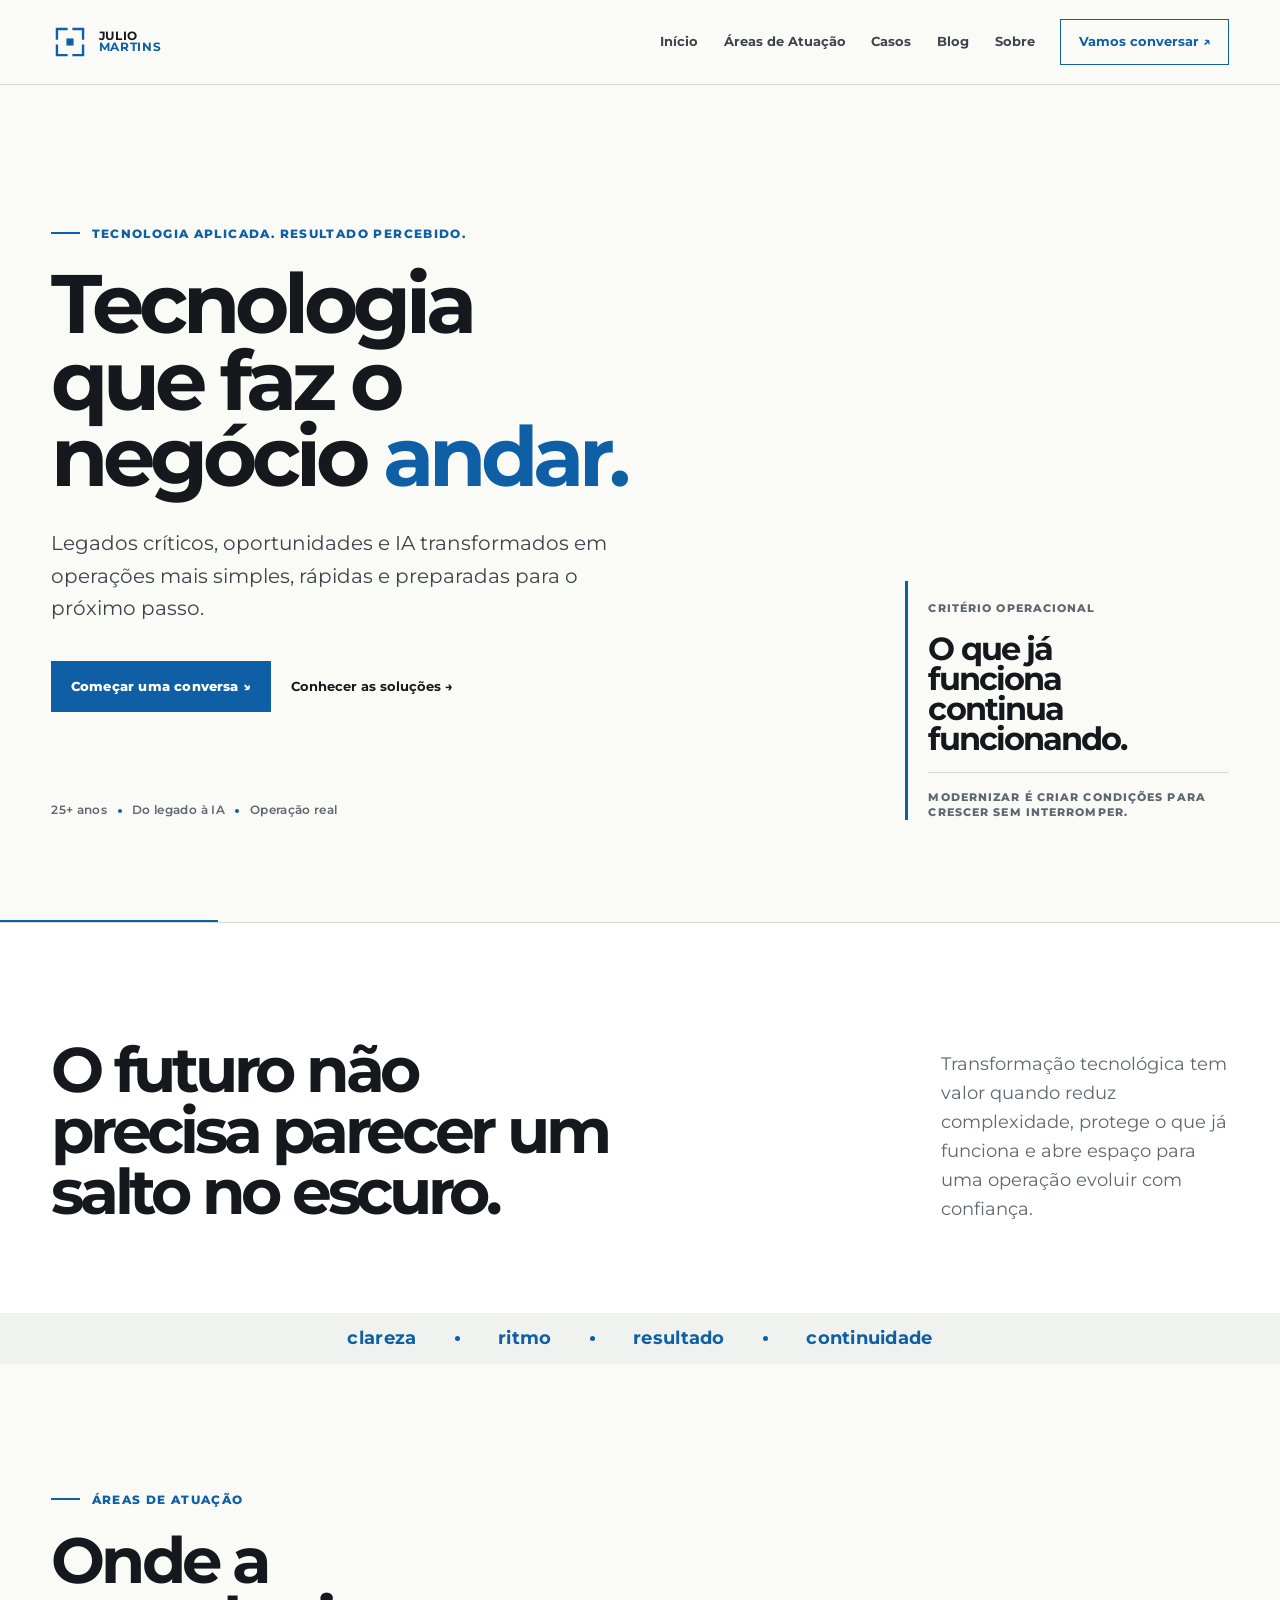
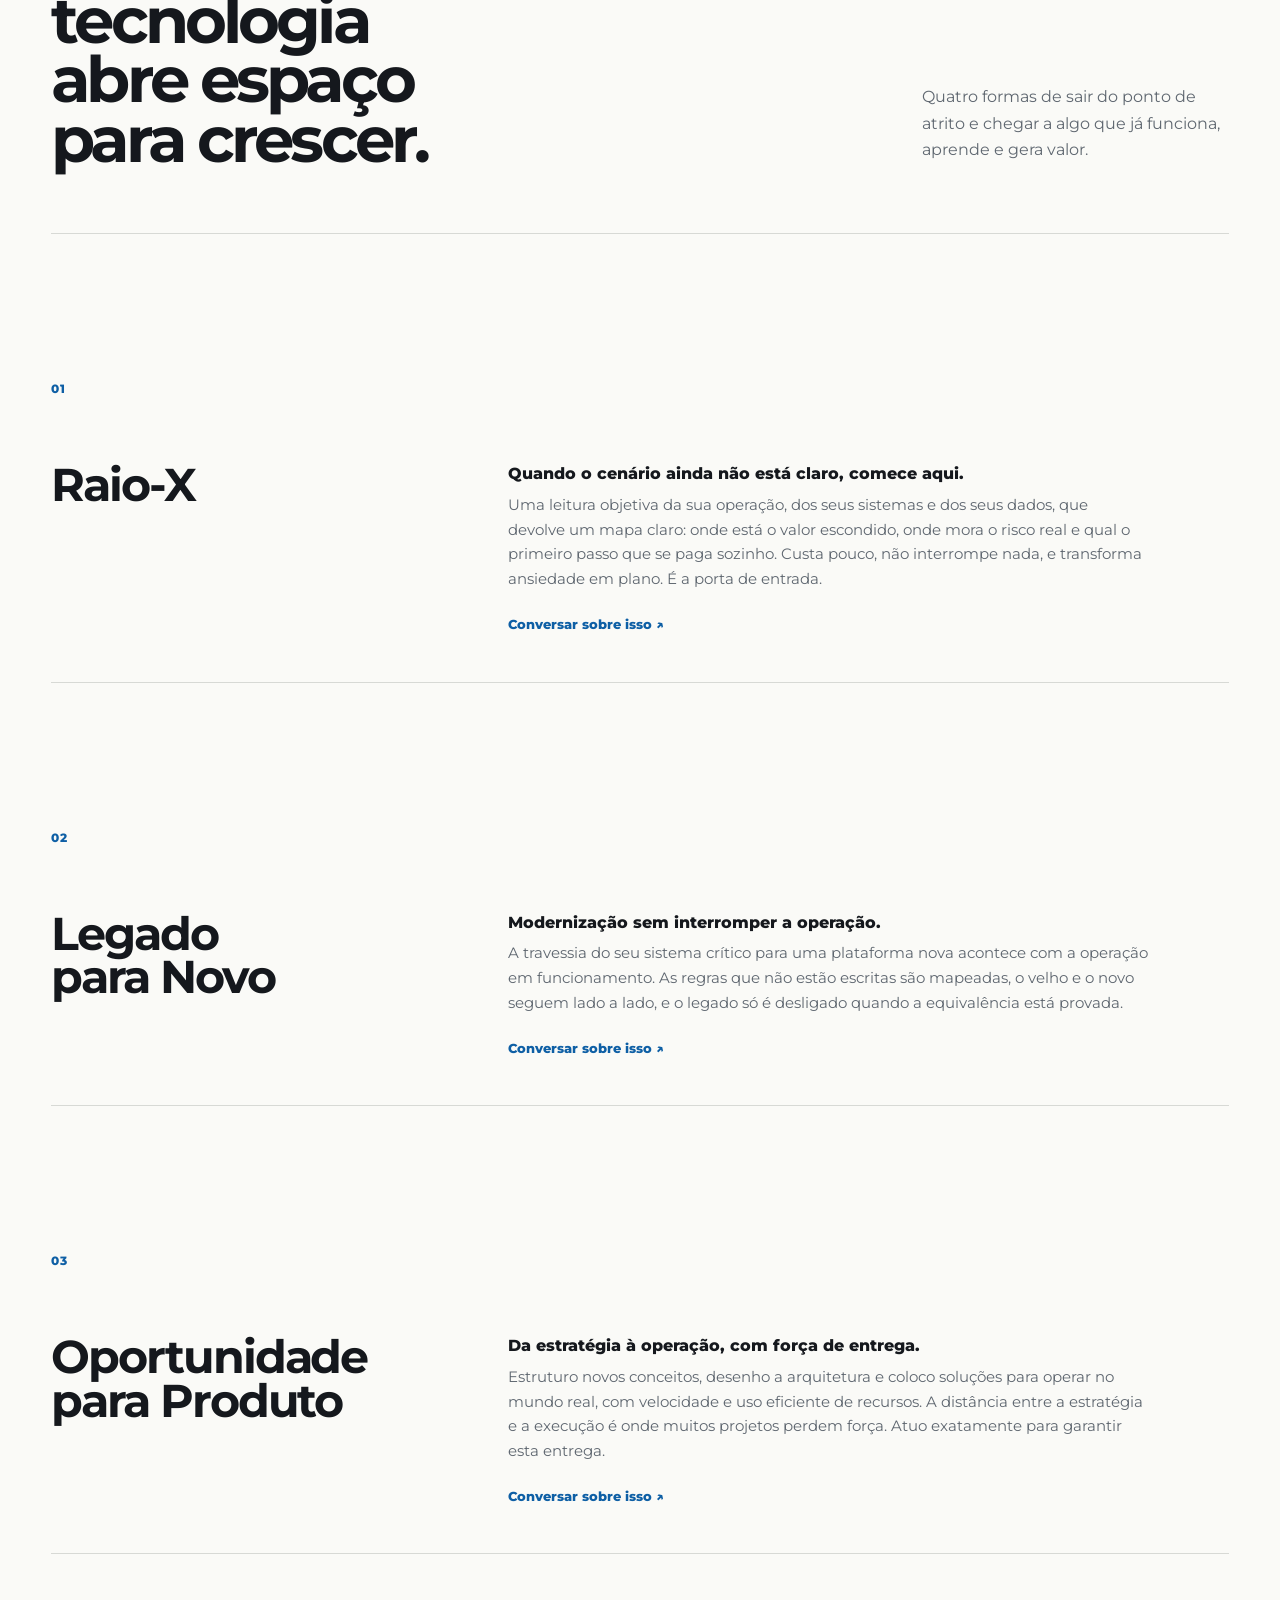
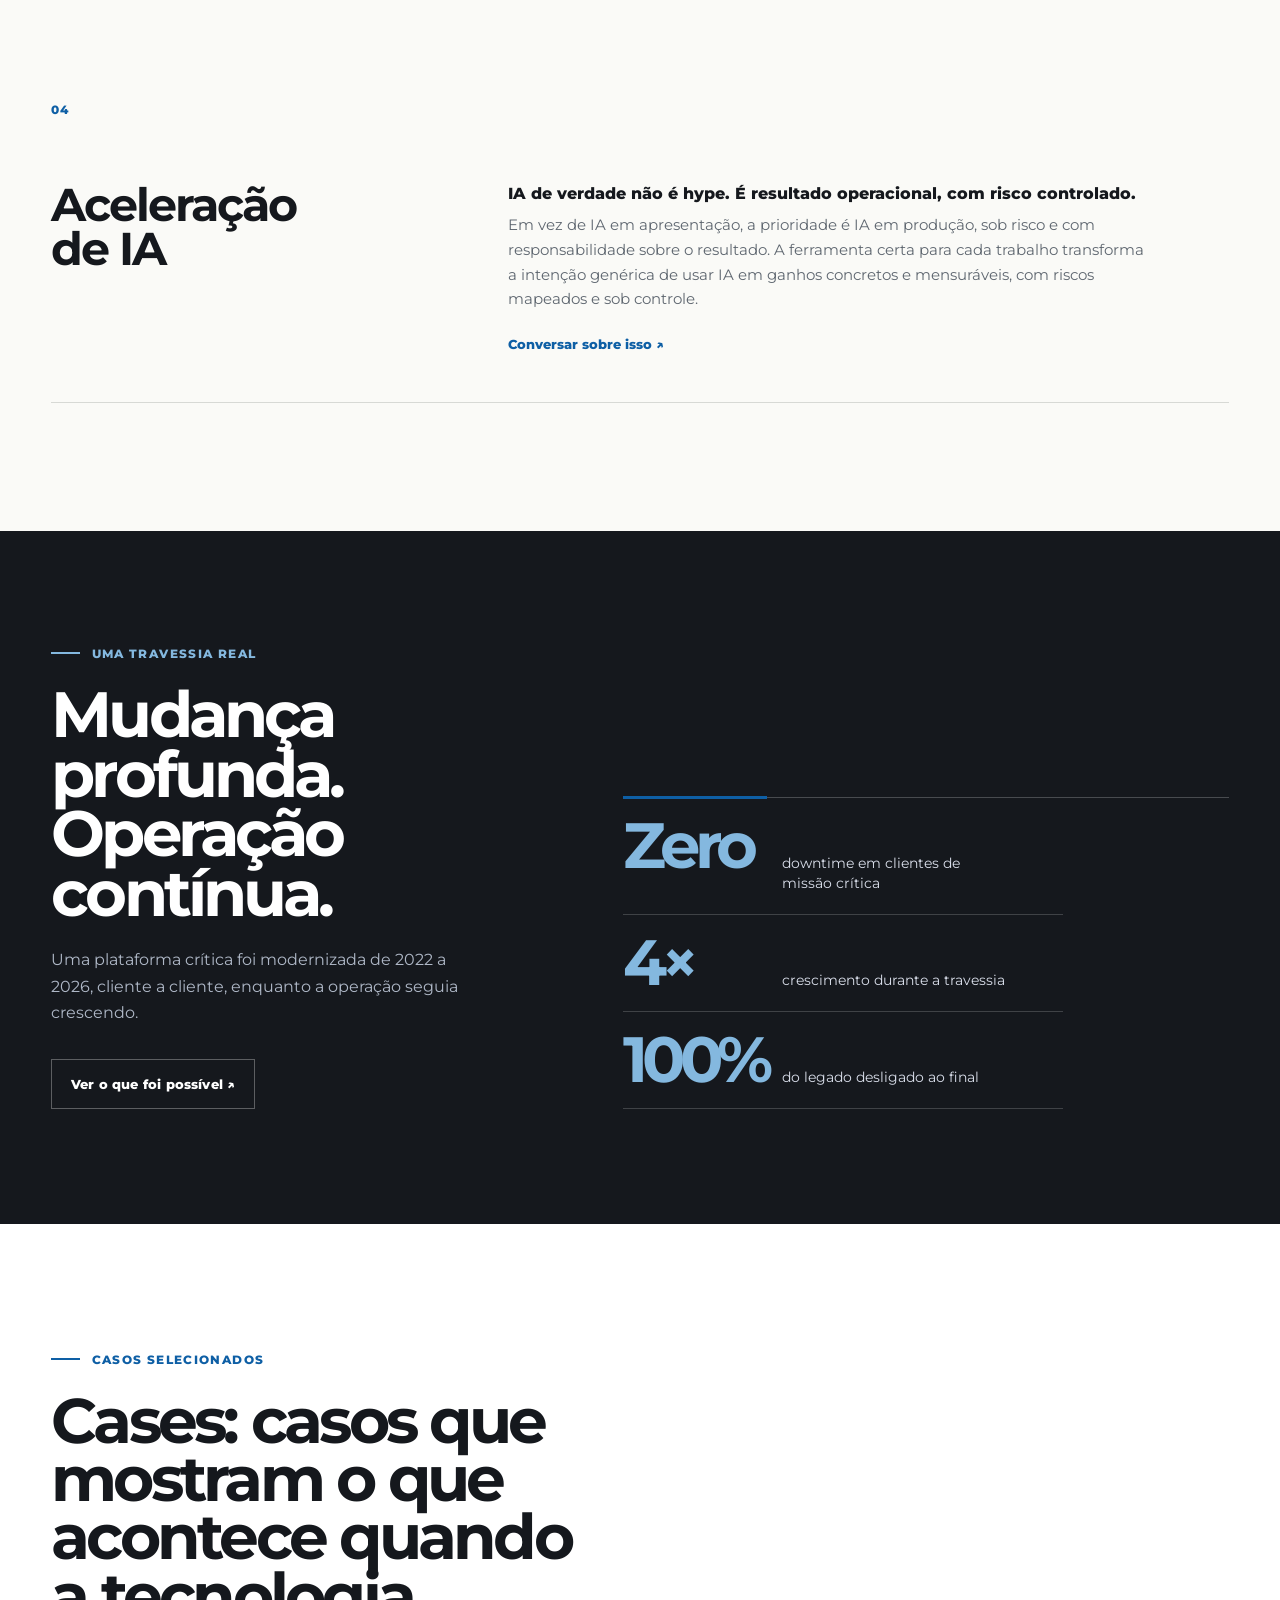
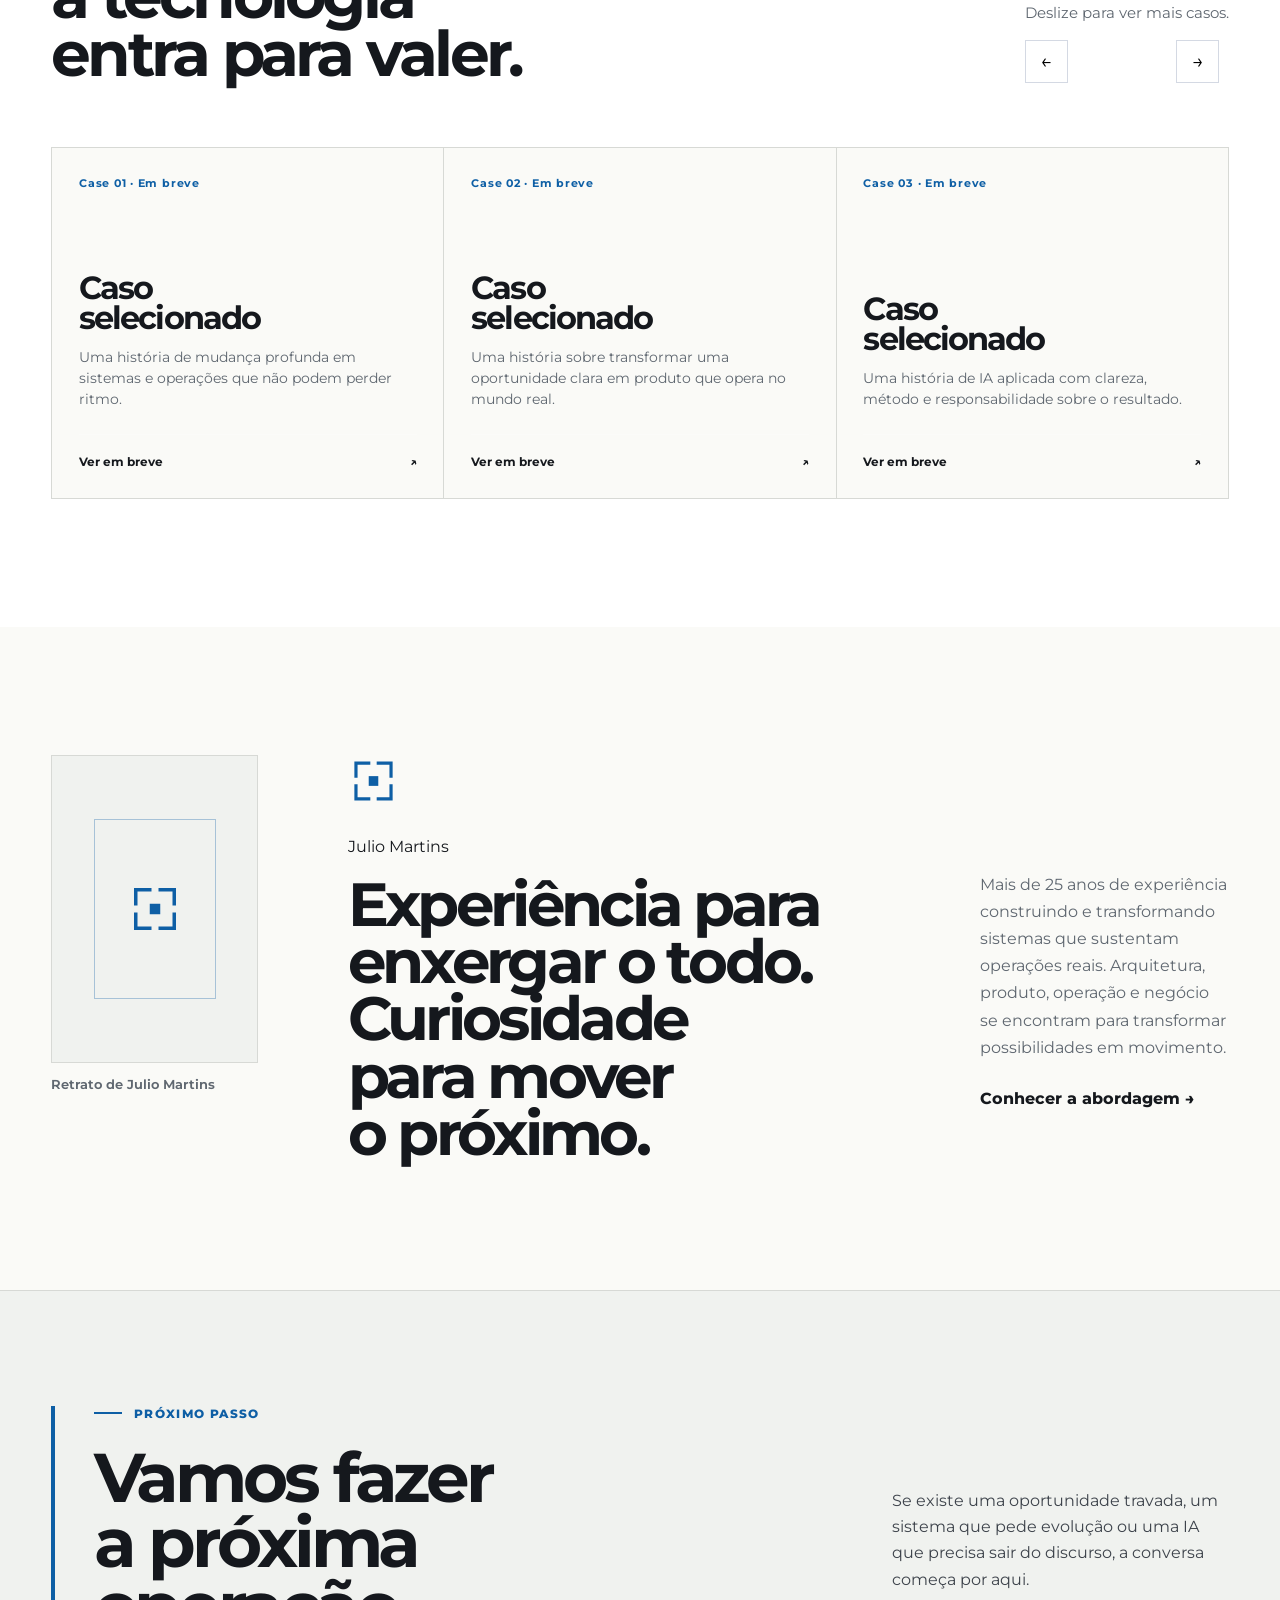
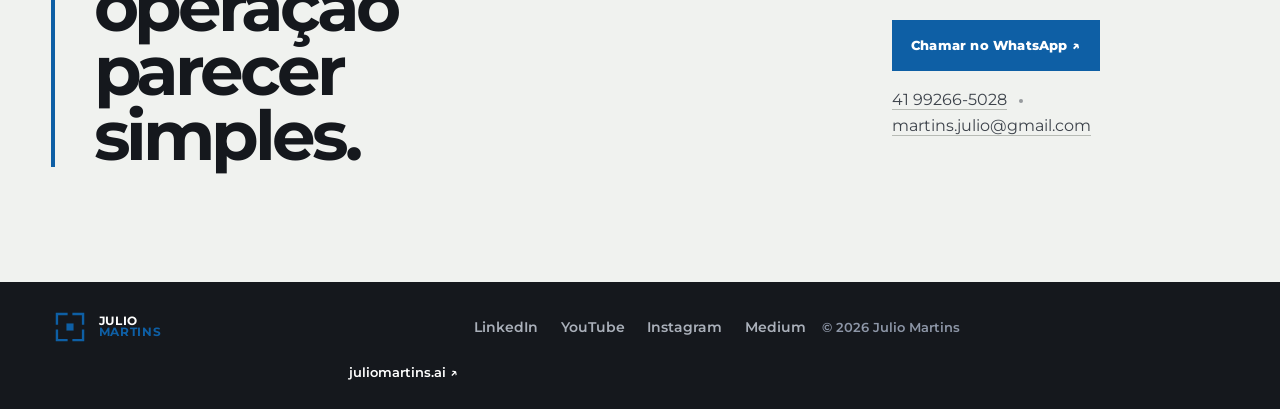
<file: index.html>
<!-- Direção visual: Sistema Vivo, minimalismo tecnológico premium, leve, comercial e sem estética de engenharia civil. -->
<!doctype html>
<html lang="pt-BR">
<head>
  <meta charset="utf-8">
  <meta name="viewport" content="width=device-width, initial-scale=1">
  <title>Julio Martins, tecnologia que faz o negócio andar</title>
  <meta name="description" content="Julio Martins transforma legados críticos, oportunidades e IA em operações mais simples, rápidas e preparadas para crescer.">
  <meta property="og:type" content="website"><meta property="og:locale" content="pt_BR">
  <meta property="og:title" content="Julio Martins, tecnologia que faz o negócio andar"><meta property="og:description" content="Tecnologia aplicada em operações reais, com clareza e resultado percebido.">
  <meta property="og:image" content="https://juliomartins.ai/assets/img/og-default.svg"><meta property="og:url" content="https://juliomartins.ai/">
  <link rel="canonical" href="https://juliomartins.ai/"><link rel="icon" href="assets/img/marca-origem.svg" type="image/svg+xml">
  <link rel="preconnect" href="https://fonts.googleapis.com"><link rel="preconnect" href="https://fonts.gstatic.com" crossorigin>
  <link href="https://fonts.googleapis.com/css2?family=Montserrat:wght@400;500;600;700;800&display=swap" rel="stylesheet"><link rel="stylesheet" href="styles.css?v=4"><link rel="stylesheet" href="styles-improvements.css?v=4"><link rel="stylesheet" href="practice-sequence.css?v=4"><link rel="stylesheet" href="editorial-revision.css?v=1">
</head>
<body>
  <a class="skip-link" href="#conteudo">Ir para o conteúdo principal</a>
  <header class="site-header"><div class="shell header-inner"><a class="brand" href="#inicio" aria-label="Julio Martins, início"><img src="assets/img/marca-origem.svg" alt=""><span><b>Julio</b><b>Martins</b></span></a><nav class="site-nav" aria-label="Navegação principal"><a href="#inicio">Início</a><a href="#praticas">Áreas de Atuação</a><a href="casos/index.html">Casos</a><a href="blog/index.html">Blog</a><a href="#sobre">Sobre</a><a class="nav-cta" href="https://wa.me/5541992665028" target="_blank" rel="noopener">Vamos conversar ↗</a></nav></div></header>
  <main id="conteudo">
    <section class="hero" id="inicio"><div class="shell hero-layout"><div class="hero-copy"><p class="hero-kicker">Tecnologia aplicada. Resultado percebido.</p><h1>Tecnologia que faz o negócio <em>andar.</em></h1><p>Legados críticos, oportunidades e IA transformados em operações mais simples, rápidas e preparadas para o próximo passo.</p><div class="hero-actions"><a class="button primary" href="https://wa.me/5541992665028" target="_blank" rel="noopener">Começar uma conversa ↘</a><a class="quiet" href="#praticas">Conhecer as soluções →</a></div><small>25+ anos <i></i> Do legado à IA <i></i> Operação real</small></div><aside class="hero-evidence" aria-label="Princípio de operação"><p>Critério operacional</p><strong>O que já funciona continua funcionando.</strong><span class="evidence-rule" aria-hidden="true"></span><p>Modernizar é criar condições para crescer sem interromper.</p></aside></div></section>
    <section class="signal"><div class="shell signal-layout"><h2>O futuro não precisa parecer um salto no escuro.</h2><p>Transformação tecnológica tem valor quando reduz complexidade, protege o que já funciona e abre espaço para uma operação evoluir com confiança.</p></div><div class="marquee">clareza <i></i> ritmo <i></i> resultado <i></i> continuidade</div></section>
    <section class="practices" id="praticas"><div class="shell intro"><div><p class="section-label">Áreas de Atuação</p><h2>Onde a tecnologia abre espaço para crescer.</h2></div><p>Quatro formas de sair do ponto de atrito e chegar a algo que já funciona, aprende e gera valor.</p></div><div class="shell practice-sequence">
      <article class="practice-row practice-row--01"><p class="practice-index">01</p><h3>Raio-X</h3><div class="practice-summary"><p><strong>Quando o cenário ainda não está claro, comece aqui.</strong> Uma leitura objetiva da sua operação, dos seus sistemas e dos seus dados, que devolve um mapa claro: onde está o valor escondido, onde mora o risco real e qual o primeiro passo que se paga sozinho. Custa pouco, não interrompe nada, e transforma ansiedade em plano. É a porta de entrada.</p><a href="https://wa.me/5541992665028" target="_blank" rel="noopener">Conversar sobre isso ↗</a></div></article>
      <article class="practice-row practice-row--02"><p class="practice-index">02</p><h3>Legado para Novo</h3><div class="practice-summary"><p><strong>Modernização sem interromper a operação.</strong> A travessia do seu sistema crítico para uma plataforma nova acontece com a operação em funcionamento. As regras que não estão escritas são mapeadas, o velho e o novo seguem lado a lado, e o legado só é desligado quando a equivalência está provada.</p><a href="https://wa.me/5541992665028" target="_blank" rel="noopener">Conversar sobre isso ↗</a></div></article>
      <article class="practice-row practice-row--03"><p class="practice-index">03</p><h3>Oportunidade para Produto</h3><div class="practice-summary"><p><strong>Da estratégia à operação, com força de entrega.</strong> Estruturo novos conceitos, desenho a arquitetura e coloco soluções para operar no mundo real, com velocidade e uso eficiente de recursos. A distância entre a estratégia e a execução é onde muitos projetos perdem força. Atuo exatamente para garantir esta entrega.</p><a href="https://wa.me/5541992665028" target="_blank" rel="noopener">Conversar sobre isso ↗</a></div></article>
      <article class="practice-row practice-row--04"><p class="practice-index">04</p><h3>Aceleração de IA</h3><div class="practice-summary"><p><strong>IA de verdade não é hype. É resultado operacional, com risco controlado.</strong> Em vez de IA em apresentação, a prioridade é IA em produção, sob risco e com responsabilidade sobre o resultado. A ferramenta certa para cada trabalho transforma a intenção genérica de usar IA em ganhos concretos e mensuráveis, com riscos mapeados e sob controle.</p><a href="https://wa.me/5541992665028" target="_blank" rel="noopener">Conversar sobre isso ↗</a></div></article>
    </div></section>
    <section class="outcome"><div class="shell outcome-layout"><div><p class="section-label">Uma travessia real</p><h2>Mudança profunda. Operação contínua.</h2><p>Uma plataforma crítica foi modernizada de 2022 a 2026, cliente a cliente, enquanto a operação seguia crescendo.</p><a class="button outline" href="casos/br-captura.html">Ver o que foi possível ↗</a></div><div class="numbers"><p><b>Zero</b><span>downtime em clientes de missão crítica</span></p><p><b>4×</b><span>crescimento durante a travessia</span></p><p><b>100%</b><span>do legado desligado ao final</span></p></div></div></section>
    <section class="cases" id="casos"><div class="shell cases-head"><div><p class="section-label">Casos selecionados</p><h2>Cases: casos que mostram o que acontece quando a tecnologia entra para valer.</h2></div><div class="controls"><p>Deslize para ver mais casos.</p><button class="prev" type="button" aria-label="Ver casos anteriores">←</button><button class="next" type="button" aria-label="Ver próximos casos">→</button></div></div><div class="case-carousel" aria-label="Carrossel de casos selecionados">
      <article class="case migration"><div><span>Case 01 · Em breve</span><h3>Caso selecionado</h3><p>Uma história de mudança profunda em sistemas e operações que não podem perder ritmo.</p><footer>Ver em breve <b>↗</b></footer></div></article>
      <article class="case product"><div><span>Case 02 · Em breve</span><h3>Caso selecionado</h3><p>Uma história sobre transformar uma oportunidade clara em produto que opera no mundo real.</p><footer>Ver em breve <b>↗</b></footer></div></article>
      <article class="case intelligence"><div><span>Case 03 · Em breve</span><h3>Caso selecionado</h3><p>Uma história de IA aplicada com clareza, método e responsabilidade sobre o resultado.</p><footer>Ver em breve <b>↗</b></footer></div></article>
    </div></section>
    <section class="about" id="sobre"><div class="shell about-layout"><figure class="portrait-slot" data-slot="foto-julio"><div class="portrait-placeholder" aria-hidden="true"><img src="assets/img/marca-origem.svg" alt=""></div><figcaption>Retrato de Julio Martins</figcaption></figure><div><img src="assets/img/marca-origem.svg" alt="" class="about-mark"><p>Julio Martins</p><h2>Experiência para enxergar o todo. Curiosidade para mover o próximo.</h2></div><div><p>Mais de 25 anos de experiência construindo e transformando sistemas que sustentam operações reais. Arquitetura, produto, operação e negócio se encontram para transformar possibilidades em movimento.</p><a href="#contato">Conhecer a abordagem →</a></div></div></section>
    <section class="contact" id="contato"><div class="glow" aria-hidden="true"></div><div class="shell contact-layout"><div><p class="section-label">Próximo passo</p><h2>Vamos fazer a próxima operação parecer simples.</h2></div><div><p>Se existe uma oportunidade travada, um sistema que pede evolução ou uma IA que precisa sair do discurso, a conversa começa por aqui.</p><div class="contact-links"><a class="button white" href="https://wa.me/5541992665028" rel="me">Chamar no WhatsApp ↗</a><p class="contact-detail"><a href="tel:+5541992665028">41 99266-5028</a> <i></i> <a href="mailto:martins.julio@gmail.com">martins.julio@gmail.com</a></p></div></div></div></section>
  </main>
  <footer class="site-footer"><div class="shell footer-inner"><a class="brand" href="#inicio"><img src="assets/img/marca-origem.svg" alt=""><span><b>Julio</b><b>Martins</b></span></a>
    <!-- PLACEHOLDER-REDES: Medium ainda pendente (Julio vai passar a URL). -->
    <nav class="footer-social" aria-label="Redes sociais"><a href="https://www.linkedin.com/in/juliomartins/" target="_blank" rel="me noopener">LinkedIn</a><a href="https://www.youtube.com/@JulioEMartins" target="_blank" rel="me noopener">YouTube</a><a href="https://www.instagram.com/julioemartins/" target="_blank" rel="me noopener">Instagram</a><a href="#" data-rede="medium">Medium</a></nav>
    <p>© 2026 Julio Martins</p><a href="https://juliomartins.ai/">juliomartins.ai ↗</a></div></footer>
  <script>const c=document.querySelector('.case-carousel');document.querySelector('.prev').addEventListener('click',()=>c.scrollBy({left:-c.clientWidth*.82,behavior:'smooth'}));document.querySelector('.next').addEventListener('click',()=>c.scrollBy({left:c.clientWidth*.82,behavior:'smooth'}));</script>
</body>
</html>
</file>
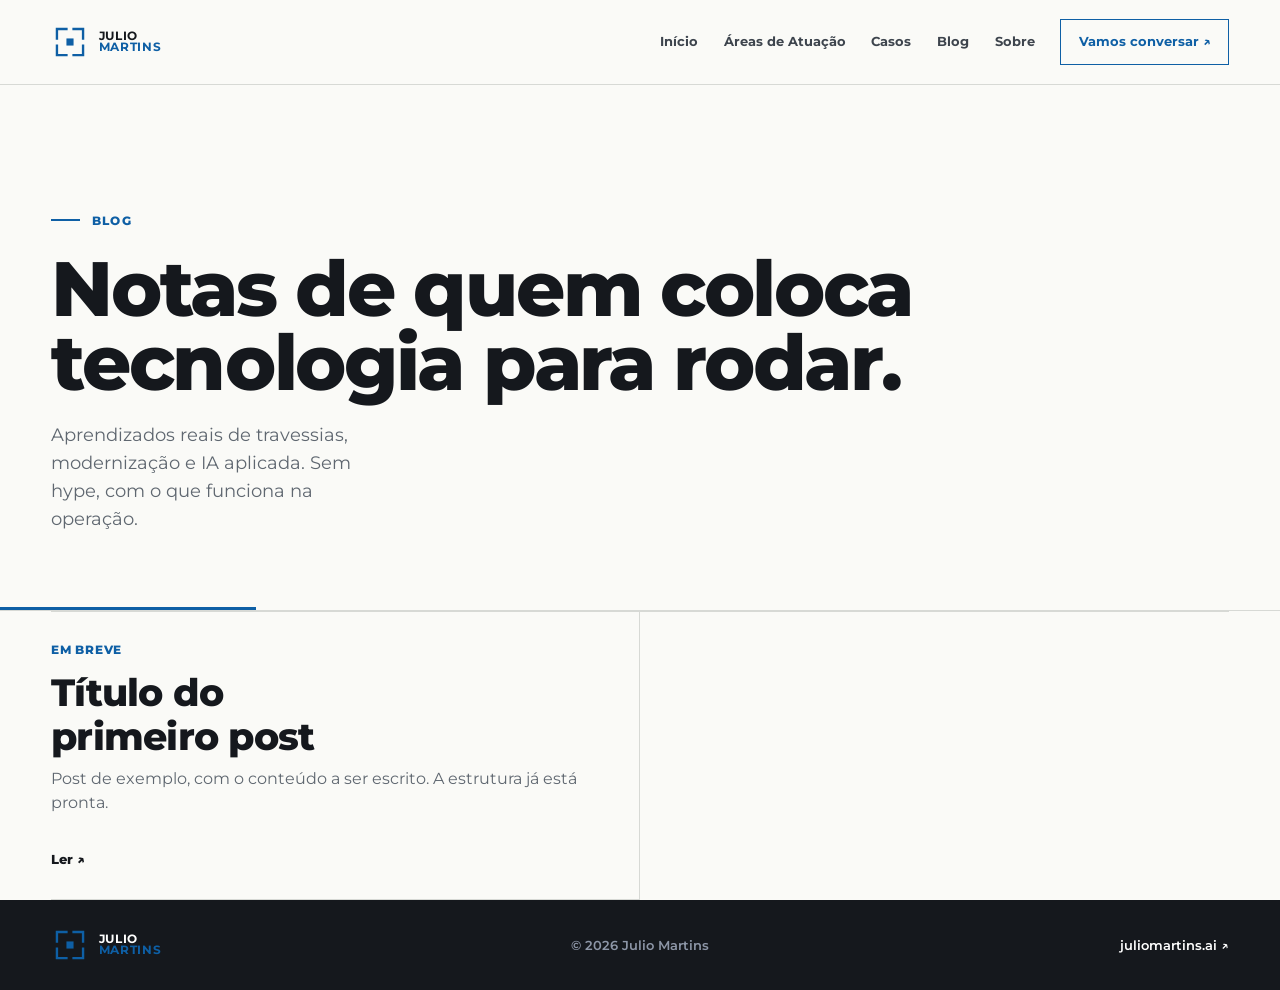
<file: blog/index.html>
<!doctype html><html lang="pt-BR"><head><meta charset="utf-8"><meta name="viewport" content="width=device-width, initial-scale=1">
<title>Blog, Julio Martins</title><meta name="description" content="Notas sobre tecnologia aplicada, travessias e IA em operação real.">
<link rel="canonical" href="https://juliomartins.ai/"><link rel="icon" href="../assets/img/marca-origem.svg" type="image/svg+xml">
<link rel="preconnect" href="https://fonts.googleapis.com"><link rel="preconnect" href="https://fonts.gstatic.com" crossorigin>
<link href="https://fonts.googleapis.com/css2?family=Montserrat:wght@400;500;600;700;800&display=swap" rel="stylesheet">
<link rel="stylesheet" href="../styles.css?v=4"><link rel="stylesheet" href="../styles-improvements.css?v=4"><link rel="stylesheet" href="../internal.css?v=1"><link rel="stylesheet" href="../editorial-revision.css?v=1"></head><body>
<a class="skip-link" href="#c">Ir para o conteúdo</a>
<header class="site-header"><div class="shell header-inner"><a class="brand" href="../index.html" aria-label="Julio Martins, início"><img src="../assets/img/marca-origem.svg" alt=""><span><b>Julio</b><b>Martins</b></span></a><nav class="site-nav" aria-label="Navegação principal"><a href="../index.html">Início</a><a href="../index.html#praticas">Áreas de Atuação</a><a href="../casos/index.html">Casos</a><a href="index.html">Blog</a><a href="../index.html#sobre">Sobre</a><a class="nav-cta" href="https://wa.me/5541992665028" target="_blank" rel="noopener">Vamos conversar ↗</a></nav></div></header>
<main id="c">
<section class="page-hero"><div class="shell"><p class="section-label">Blog</p><h1>Notas de quem coloca tecnologia para rodar.</h1><p class="intro">Aprendizados reais de travessias, modernização e IA aplicada. Sem hype, com o que funciona na operação.</p></div></section>
<section><div class="shell"><div class="card-list">
<a class="card" href="exemplo-primeiro-post.html"><span class="meta">Em breve</span><h3>Título do primeiro post</h3><p>Post de exemplo, com o conteúdo a ser escrito. A estrutura já está pronta.</p><span class="go">Ler ↗</span></a>
</div></div></section></main>
<footer class="site-footer"><div class="shell footer-inner"><a class="brand" href="../index.html"><img src="../assets/img/marca-origem.svg" alt=""><span><b>Julio</b><b>Martins</b></span></a><p>© 2026 Julio Martins</p><a href="https://juliomartins.ai/">juliomartins.ai ↗</a></div></footer></body></html>
</file>
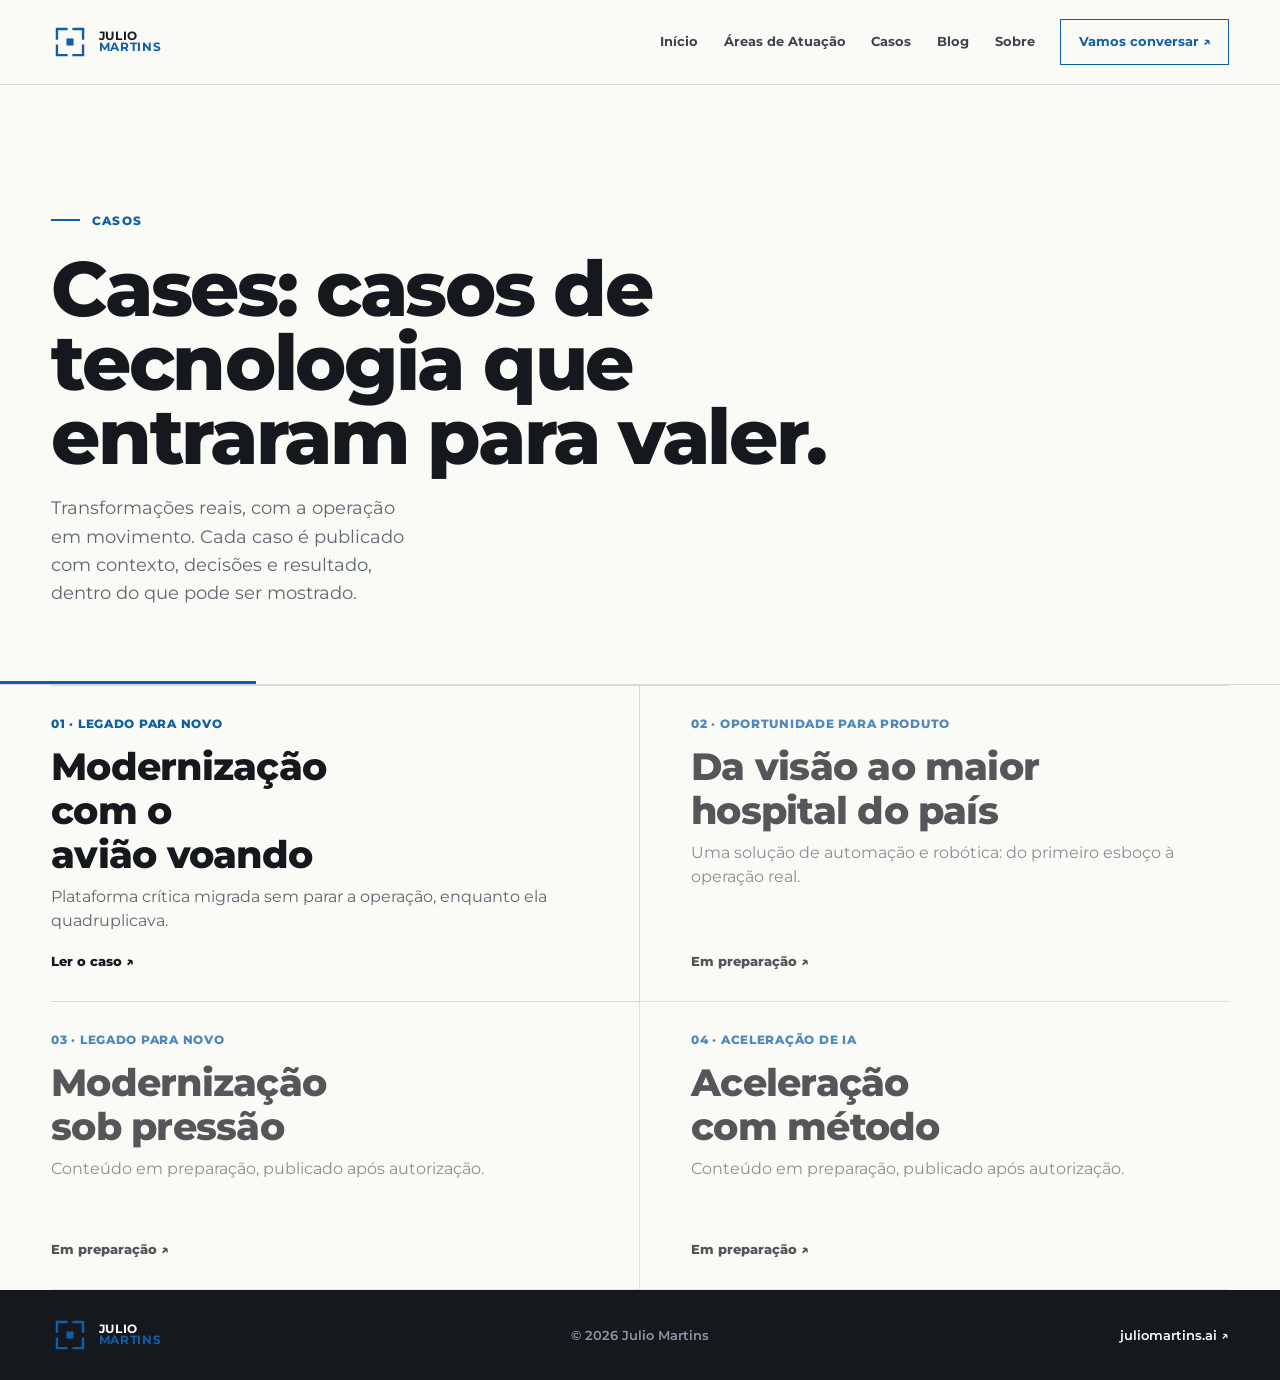
<file: casos/index.html>
<!doctype html><html lang="pt-BR"><head><meta charset="utf-8"><meta name="viewport" content="width=device-width, initial-scale=1">
<title>Casos, Julio Martins</title><meta name="description" content="Estudos de caso: transformações reais com operação contínua.">
<link rel="canonical" href="https://juliomartins.ai/"><link rel="icon" href="../assets/img/marca-origem.svg" type="image/svg+xml">
<link rel="preconnect" href="https://fonts.googleapis.com"><link rel="preconnect" href="https://fonts.gstatic.com" crossorigin>
<link href="https://fonts.googleapis.com/css2?family=Montserrat:wght@400;500;600;700;800&display=swap" rel="stylesheet">
<link rel="stylesheet" href="../styles.css?v=4"><link rel="stylesheet" href="../styles-improvements.css?v=4"><link rel="stylesheet" href="../internal.css?v=1"><link rel="stylesheet" href="../editorial-revision.css?v=1"></head><body>
<a class="skip-link" href="#c">Ir para o conteúdo</a>
<header class="site-header"><div class="shell header-inner"><a class="brand" href="../index.html" aria-label="Julio Martins, início"><img src="../assets/img/marca-origem.svg" alt=""><span><b>Julio</b><b>Martins</b></span></a><nav class="site-nav" aria-label="Navegação principal"><a href="../index.html">Início</a><a href="../index.html#praticas">Áreas de Atuação</a><a href="index.html">Casos</a><a href="../blog/index.html">Blog</a><a href="../index.html#sobre">Sobre</a><a class="nav-cta" href="https://wa.me/5541992665028" target="_blank" rel="noopener">Vamos conversar ↗</a></nav></div></header>
<main id="c">
<section class="page-hero"><div class="shell"><p class="section-label">Casos</p><h1>Cases: casos de tecnologia que entraram para valer.</h1><p class="intro">Transformações reais, com a operação em movimento. Cada caso é publicado com contexto, decisões e resultado, dentro do que pode ser mostrado.</p></div></section>
<section><div class="shell"><div class="card-list">
<a class="card" href="br-captura.html"><span class="meta">01 · Legado para Novo</span><h3>Modernização com o avião voando</h3><p>Plataforma crítica migrada sem parar a operação, enquanto ela quadruplicava.</p><span class="go">Ler o caso ↗</span></a>
<a class="card card--soon" href="cortex.html"><span class="meta">02 · Oportunidade para Produto</span><h3>Da visão ao maior hospital do país</h3><p>Uma solução de automação e robótica: do primeiro esboço à operação real.</p><span class="go">Em preparação ↗</span></a>
<a class="card card--soon" href="roost.html"><span class="meta">03 · Legado para Novo</span><h3>Modernização sob pressão</h3><p>Conteúdo em preparação, publicado após autorização.</p><span class="go">Em preparação ↗</span></a>
<a class="card card--soon" href="l1.html"><span class="meta">04 · Aceleração de IA</span><h3>Aceleração com método</h3><p>Conteúdo em preparação, publicado após autorização.</p><span class="go">Em preparação ↗</span></a>
</div></div></section></main>
<footer class="site-footer"><div class="shell footer-inner"><a class="brand" href="../index.html"><img src="../assets/img/marca-origem.svg" alt=""><span><b>Julio</b><b>Martins</b></span></a><p>© 2026 Julio Martins</p><a href="https://juliomartins.ai/">juliomartins.ai ↗</a></div></footer></body></html>
</file>
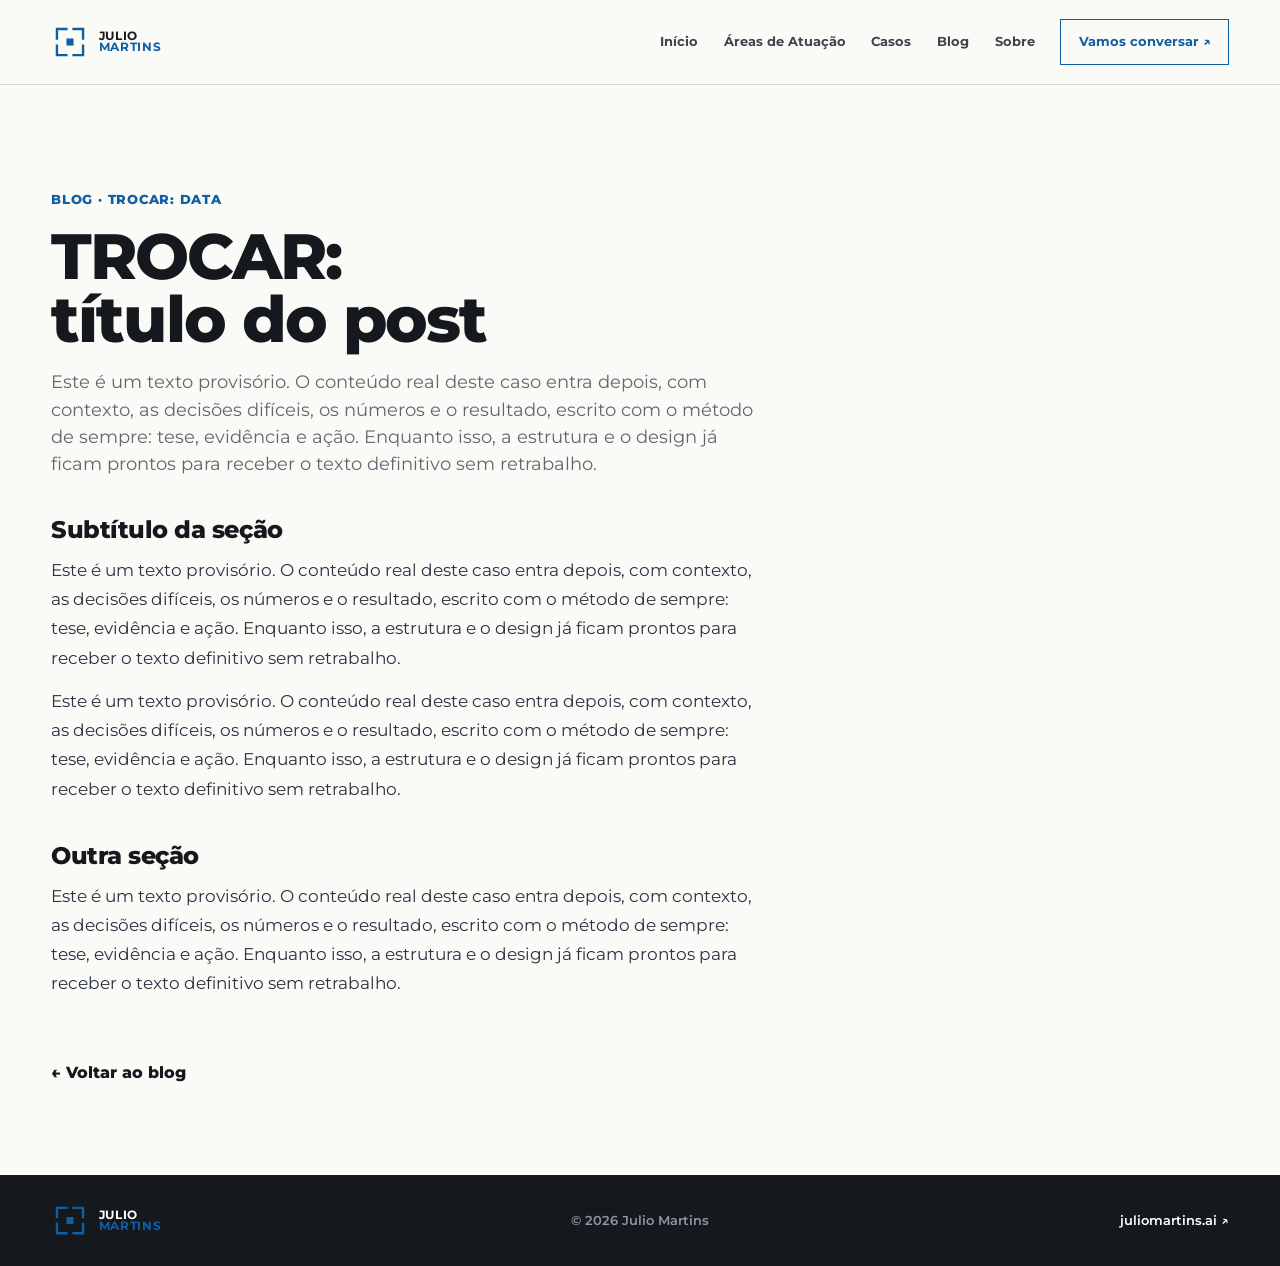
<file: blog/_template.html>
<!doctype html><html lang="pt-BR"><head><meta charset="utf-8"><meta name="viewport" content="width=device-width, initial-scale=1">
<title>TROCAR: título do post, Julio Martins</title><meta name="description" content="TROCAR: título do post.">
<link rel="canonical" href="https://juliomartins.ai/"><link rel="icon" href="../assets/img/marca-origem.svg" type="image/svg+xml">
<link rel="preconnect" href="https://fonts.googleapis.com"><link rel="preconnect" href="https://fonts.gstatic.com" crossorigin>
<link href="https://fonts.googleapis.com/css2?family=Montserrat:wght@400;500;600;700;800&display=swap" rel="stylesheet">
<link rel="stylesheet" href="../styles.css?v=4"><link rel="stylesheet" href="../styles-improvements.css?v=4"><link rel="stylesheet" href="../internal.css?v=1"><link rel="stylesheet" href="../editorial-revision.css?v=1"></head><body>
<a class="skip-link" href="#c">Ir para o conteúdo</a>
<header class="site-header"><div class="shell header-inner"><a class="brand" href="../index.html" aria-label="Julio Martins, início"><img src="../assets/img/marca-origem.svg" alt=""><span><b>Julio</b><b>Martins</b></span></a><nav class="site-nav" aria-label="Navegação principal"><a href="../index.html">Início</a><a href="../index.html#praticas">Áreas de Atuação</a><a href="../casos/index.html">Casos</a><a href="index.html">Blog</a><a href="../index.html#sobre">Sobre</a><a class="nav-cta" href="https://wa.me/5541992665028" target="_blank" rel="noopener">Vamos conversar ↗</a></nav></div></header>
<main id="c"><article class="prose"><p class="meta">Blog · TROCAR: data</p><h1>TROCAR: título do post</h1><p class="sub">Este é um texto provisório. O conteúdo real deste caso entra depois, com contexto, as decisões difíceis, os números e o resultado, escrito com o método de sempre: tese, evidência e ação. Enquanto isso, a estrutura e o design já ficam prontos para receber o texto definitivo sem retrabalho.</p>
<h2>Subtítulo da seção</h2><p>Este é um texto provisório. O conteúdo real deste caso entra depois, com contexto, as decisões difíceis, os números e o resultado, escrito com o método de sempre: tese, evidência e ação. Enquanto isso, a estrutura e o design já ficam prontos para receber o texto definitivo sem retrabalho.</p><p>Este é um texto provisório. O conteúdo real deste caso entra depois, com contexto, as decisões difíceis, os números e o resultado, escrito com o método de sempre: tese, evidência e ação. Enquanto isso, a estrutura e o design já ficam prontos para receber o texto definitivo sem retrabalho.</p><h2>Outra seção</h2><p>Este é um texto provisório. O conteúdo real deste caso entra depois, com contexto, as decisões difíceis, os números e o resultado, escrito com o método de sempre: tese, evidência e ação. Enquanto isso, a estrutura e o design já ficam prontos para receber o texto definitivo sem retrabalho.</p>
<a class="back" href="index.html">← Voltar ao blog</a></article></main>
<footer class="site-footer"><div class="shell footer-inner"><a class="brand" href="../index.html"><img src="../assets/img/marca-origem.svg" alt=""><span><b>Julio</b><b>Martins</b></span></a><p>© 2026 Julio Martins</p><a href="https://juliomartins.ai/">juliomartins.ai ↗</a></div></footer></body></html>
</file>
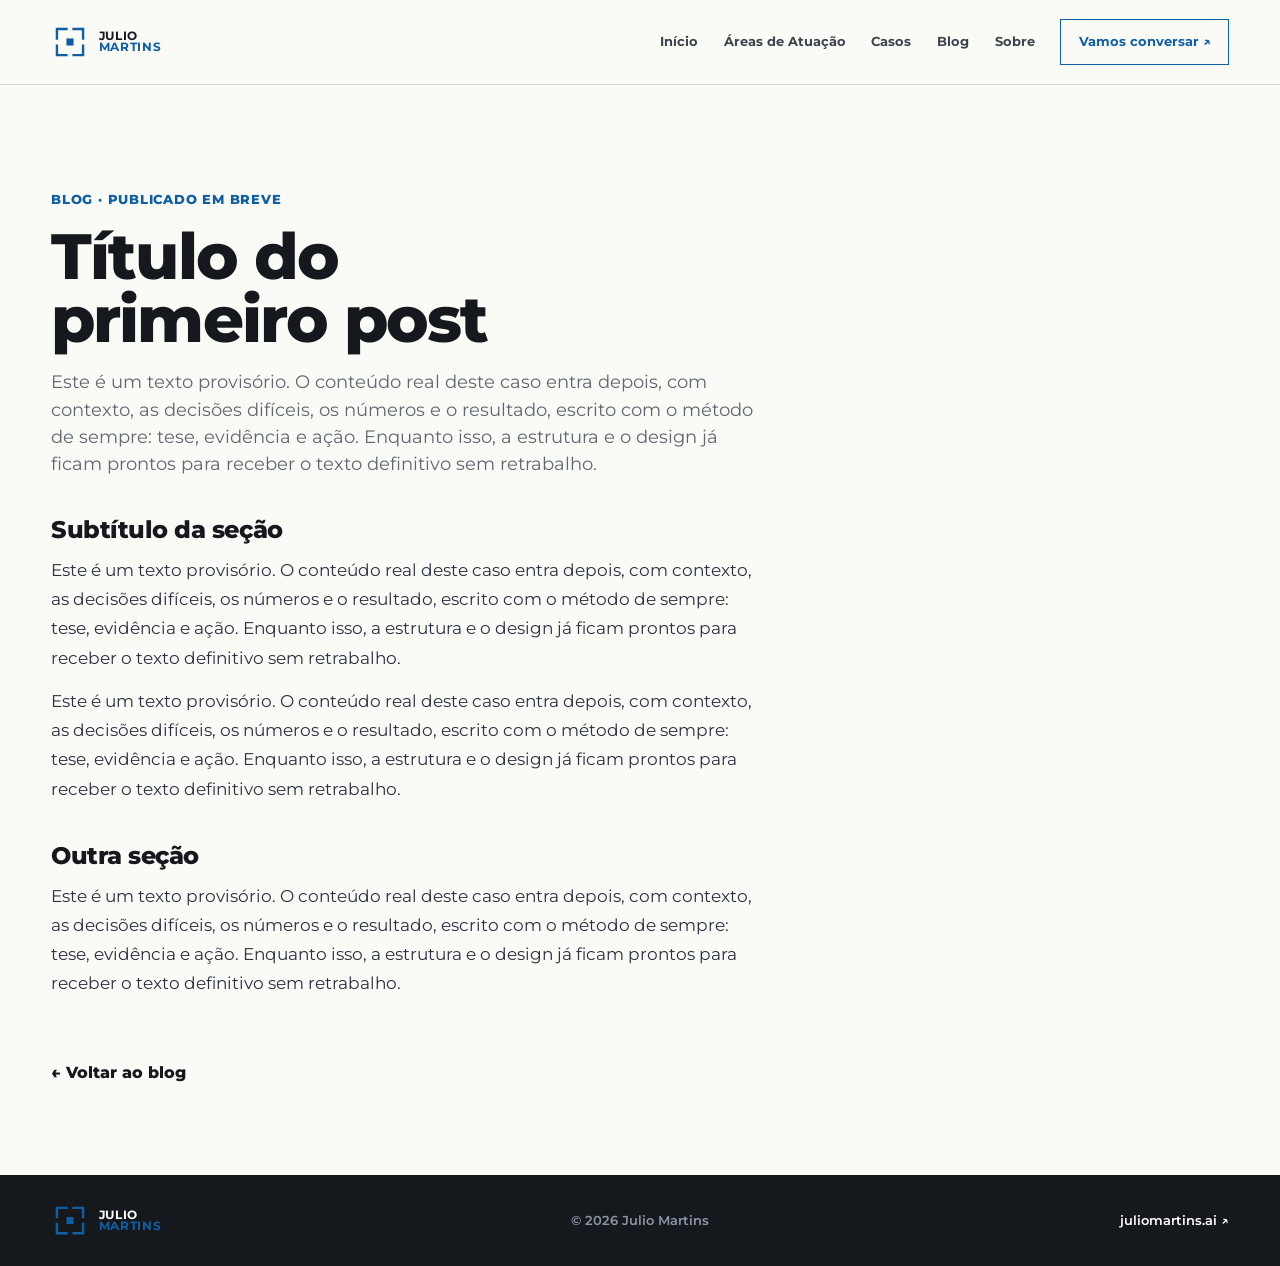
<file: blog/exemplo-primeiro-post.html>
<!doctype html><html lang="pt-BR"><head><meta charset="utf-8"><meta name="viewport" content="width=device-width, initial-scale=1">
<title>Título do primeiro post, Julio Martins</title><meta name="description" content="Título do primeiro post.">
<link rel="canonical" href="https://juliomartins.ai/"><link rel="icon" href="../assets/img/marca-origem.svg" type="image/svg+xml">
<link rel="preconnect" href="https://fonts.googleapis.com"><link rel="preconnect" href="https://fonts.gstatic.com" crossorigin>
<link href="https://fonts.googleapis.com/css2?family=Montserrat:wght@400;500;600;700;800&display=swap" rel="stylesheet">
<link rel="stylesheet" href="../styles.css?v=4"><link rel="stylesheet" href="../styles-improvements.css?v=4"><link rel="stylesheet" href="../internal.css?v=1"><link rel="stylesheet" href="../editorial-revision.css?v=1"></head><body>
<a class="skip-link" href="#c">Ir para o conteúdo</a>
<header class="site-header"><div class="shell header-inner"><a class="brand" href="../index.html" aria-label="Julio Martins, início"><img src="../assets/img/marca-origem.svg" alt=""><span><b>Julio</b><b>Martins</b></span></a><nav class="site-nav" aria-label="Navegação principal"><a href="../index.html">Início</a><a href="../index.html#praticas">Áreas de Atuação</a><a href="../casos/index.html">Casos</a><a href="index.html">Blog</a><a href="../index.html#sobre">Sobre</a><a class="nav-cta" href="https://wa.me/5541992665028" target="_blank" rel="noopener">Vamos conversar ↗</a></nav></div></header>
<main id="c"><article class="prose"><p class="meta">Blog · publicado em breve</p><h1>Título do primeiro post</h1><p class="sub">Este é um texto provisório. O conteúdo real deste caso entra depois, com contexto, as decisões difíceis, os números e o resultado, escrito com o método de sempre: tese, evidência e ação. Enquanto isso, a estrutura e o design já ficam prontos para receber o texto definitivo sem retrabalho.</p>
<h2>Subtítulo da seção</h2><p>Este é um texto provisório. O conteúdo real deste caso entra depois, com contexto, as decisões difíceis, os números e o resultado, escrito com o método de sempre: tese, evidência e ação. Enquanto isso, a estrutura e o design já ficam prontos para receber o texto definitivo sem retrabalho.</p><p>Este é um texto provisório. O conteúdo real deste caso entra depois, com contexto, as decisões difíceis, os números e o resultado, escrito com o método de sempre: tese, evidência e ação. Enquanto isso, a estrutura e o design já ficam prontos para receber o texto definitivo sem retrabalho.</p><h2>Outra seção</h2><p>Este é um texto provisório. O conteúdo real deste caso entra depois, com contexto, as decisões difíceis, os números e o resultado, escrito com o método de sempre: tese, evidência e ação. Enquanto isso, a estrutura e o design já ficam prontos para receber o texto definitivo sem retrabalho.</p>
<a class="back" href="index.html">← Voltar ao blog</a></article></main>
<footer class="site-footer"><div class="shell footer-inner"><a class="brand" href="../index.html"><img src="../assets/img/marca-origem.svg" alt=""><span><b>Julio</b><b>Martins</b></span></a><p>© 2026 Julio Martins</p><a href="https://juliomartins.ai/">juliomartins.ai ↗</a></div></footer></body></html>
</file>
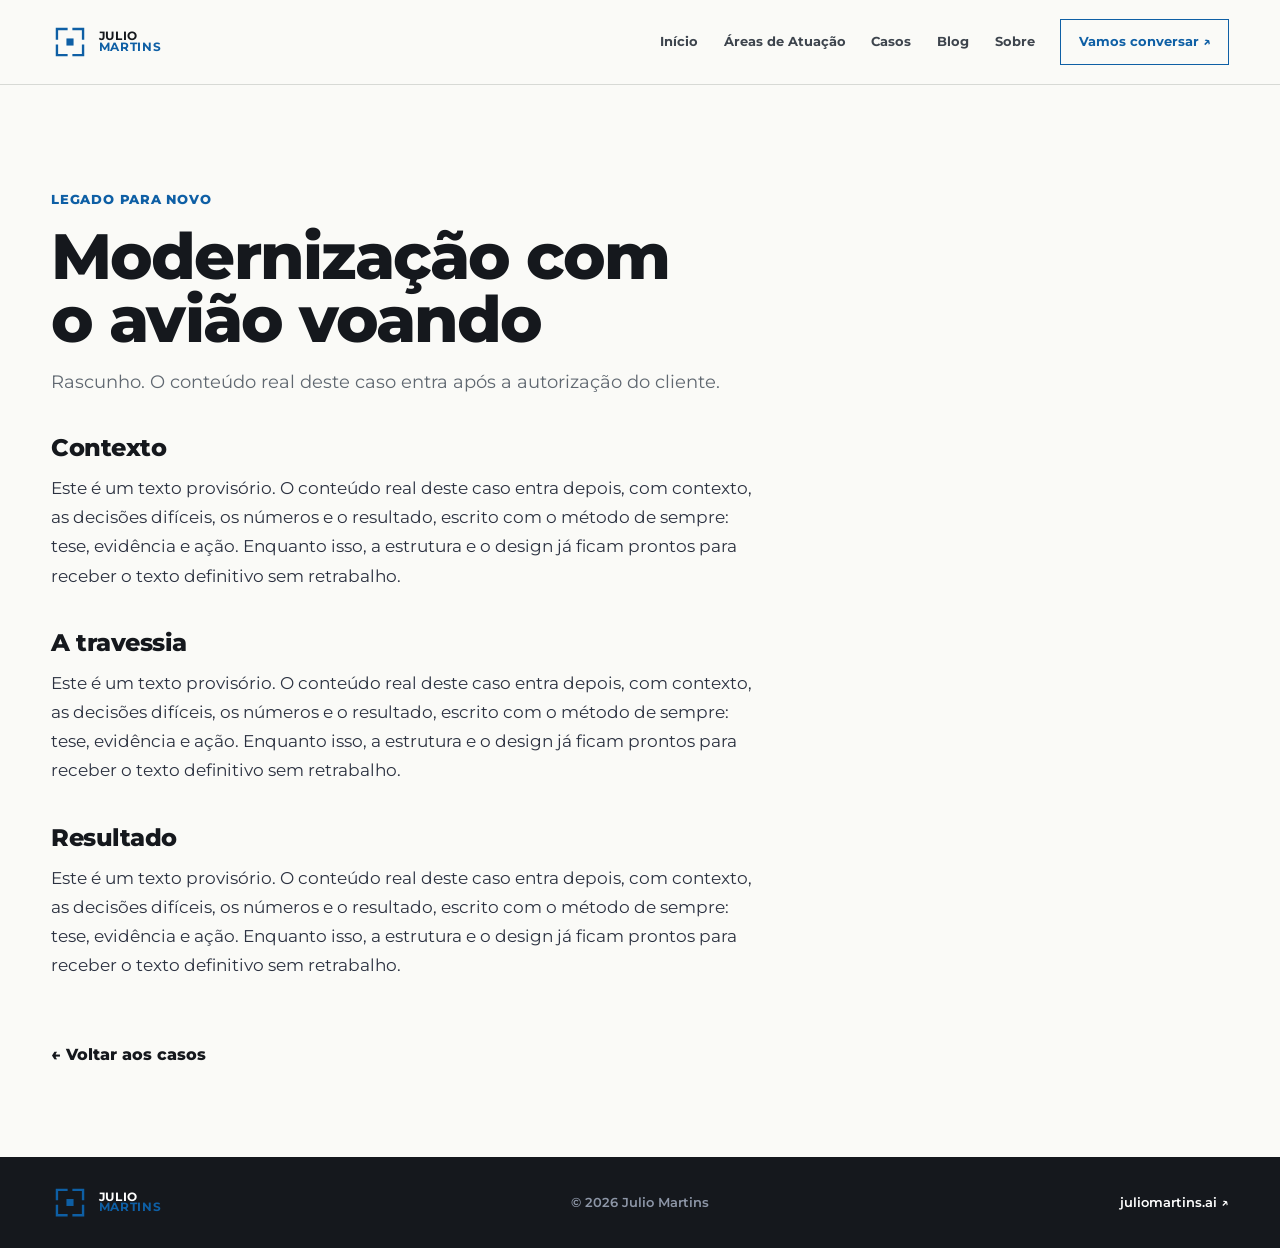
<file: casos/br-captura.html>
<!doctype html><html lang="pt-BR"><head><meta charset="utf-8"><meta name="viewport" content="width=device-width, initial-scale=1">
<title>Modernização com o avião voando, Julio Martins</title><meta name="description" content="Estudo de caso: Modernização com o avião voando.">
<link rel="canonical" href="https://juliomartins.ai/"><link rel="icon" href="../assets/img/marca-origem.svg" type="image/svg+xml">
<link rel="preconnect" href="https://fonts.googleapis.com"><link rel="preconnect" href="https://fonts.gstatic.com" crossorigin>
<link href="https://fonts.googleapis.com/css2?family=Montserrat:wght@400;500;600;700;800&display=swap" rel="stylesheet">
<link rel="stylesheet" href="../styles.css?v=4"><link rel="stylesheet" href="../styles-improvements.css?v=4"><link rel="stylesheet" href="../internal.css?v=1"><link rel="stylesheet" href="../editorial-revision.css?v=1"></head><body>
<a class="skip-link" href="#c">Ir para o conteúdo</a>
<header class="site-header"><div class="shell header-inner"><a class="brand" href="../index.html" aria-label="Julio Martins, início"><img src="../assets/img/marca-origem.svg" alt=""><span><b>Julio</b><b>Martins</b></span></a><nav class="site-nav" aria-label="Navegação principal"><a href="../index.html">Início</a><a href="../index.html#praticas">Áreas de Atuação</a><a href="index.html">Casos</a><a href="../blog/index.html">Blog</a><a href="../index.html#sobre">Sobre</a><a class="nav-cta" href="https://wa.me/5541992665028" target="_blank" rel="noopener">Vamos conversar ↗</a></nav></div></header>
<main id="c"><article class="prose"><p class="meta">Legado para Novo</p><h1>Modernização com o avião voando</h1><p class="sub">Rascunho. O conteúdo real deste caso entra após a autorização do cliente.</p>
<h2>Contexto</h2><p>Este é um texto provisório. O conteúdo real deste caso entra depois, com contexto, as decisões difíceis, os números e o resultado, escrito com o método de sempre: tese, evidência e ação. Enquanto isso, a estrutura e o design já ficam prontos para receber o texto definitivo sem retrabalho.</p><h2>A travessia</h2><p>Este é um texto provisório. O conteúdo real deste caso entra depois, com contexto, as decisões difíceis, os números e o resultado, escrito com o método de sempre: tese, evidência e ação. Enquanto isso, a estrutura e o design já ficam prontos para receber o texto definitivo sem retrabalho.</p><h2>Resultado</h2><p>Este é um texto provisório. O conteúdo real deste caso entra depois, com contexto, as decisões difíceis, os números e o resultado, escrito com o método de sempre: tese, evidência e ação. Enquanto isso, a estrutura e o design já ficam prontos para receber o texto definitivo sem retrabalho.</p>
<a class="back" href="index.html">← Voltar aos casos</a></article></main>
<footer class="site-footer"><div class="shell footer-inner"><a class="brand" href="../index.html"><img src="../assets/img/marca-origem.svg" alt=""><span><b>Julio</b><b>Martins</b></span></a><p>© 2026 Julio Martins</p><a href="https://juliomartins.ai/">juliomartins.ai ↗</a></div></footer></body></html>
</file>
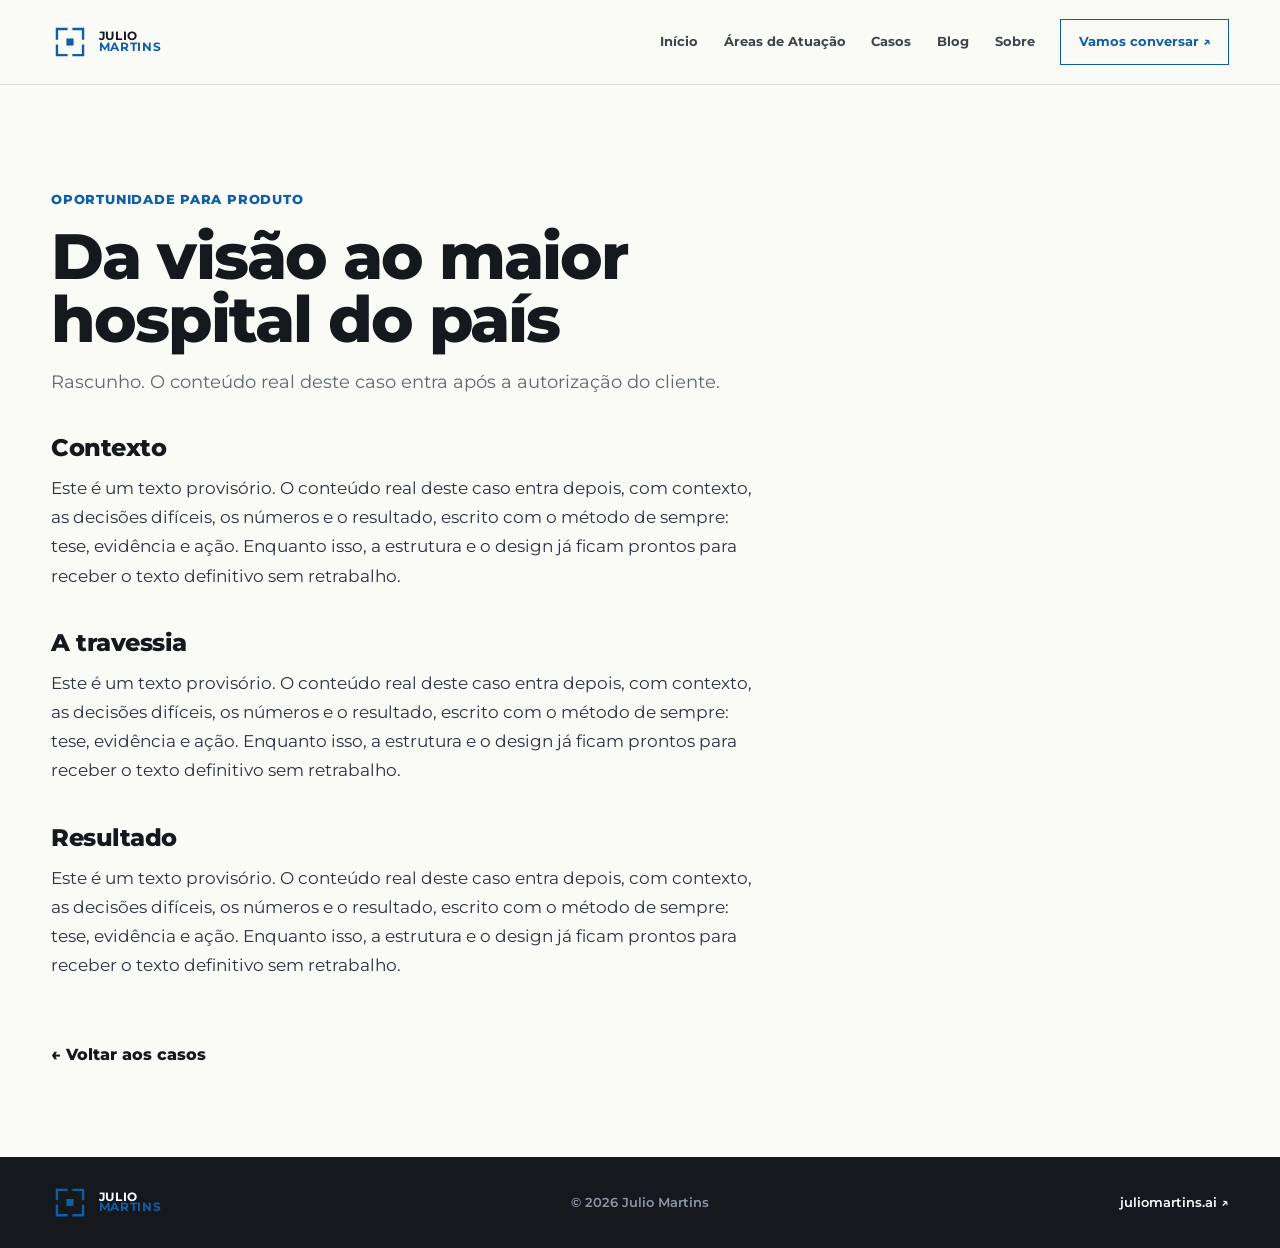
<file: casos/cortex.html>
<!doctype html><html lang="pt-BR"><head><meta charset="utf-8"><meta name="viewport" content="width=device-width, initial-scale=1">
<title>Da visão ao maior hospital do país, Julio Martins</title><meta name="description" content="Estudo de caso: Da visão ao maior hospital do país.">
<link rel="canonical" href="https://juliomartins.ai/"><link rel="icon" href="../assets/img/marca-origem.svg" type="image/svg+xml">
<link rel="preconnect" href="https://fonts.googleapis.com"><link rel="preconnect" href="https://fonts.gstatic.com" crossorigin>
<link href="https://fonts.googleapis.com/css2?family=Montserrat:wght@400;500;600;700;800&display=swap" rel="stylesheet">
<link rel="stylesheet" href="../styles.css?v=4"><link rel="stylesheet" href="../styles-improvements.css?v=4"><link rel="stylesheet" href="../internal.css?v=1"><link rel="stylesheet" href="../editorial-revision.css?v=1"></head><body>
<a class="skip-link" href="#c">Ir para o conteúdo</a>
<header class="site-header"><div class="shell header-inner"><a class="brand" href="../index.html" aria-label="Julio Martins, início"><img src="../assets/img/marca-origem.svg" alt=""><span><b>Julio</b><b>Martins</b></span></a><nav class="site-nav" aria-label="Navegação principal"><a href="../index.html">Início</a><a href="../index.html#praticas">Áreas de Atuação</a><a href="index.html">Casos</a><a href="../blog/index.html">Blog</a><a href="../index.html#sobre">Sobre</a><a class="nav-cta" href="https://wa.me/5541992665028" target="_blank" rel="noopener">Vamos conversar ↗</a></nav></div></header>
<main id="c"><article class="prose"><p class="meta">Oportunidade para Produto</p><h1>Da visão ao maior hospital do país</h1><p class="sub">Rascunho. O conteúdo real deste caso entra após a autorização do cliente.</p>
<h2>Contexto</h2><p>Este é um texto provisório. O conteúdo real deste caso entra depois, com contexto, as decisões difíceis, os números e o resultado, escrito com o método de sempre: tese, evidência e ação. Enquanto isso, a estrutura e o design já ficam prontos para receber o texto definitivo sem retrabalho.</p><h2>A travessia</h2><p>Este é um texto provisório. O conteúdo real deste caso entra depois, com contexto, as decisões difíceis, os números e o resultado, escrito com o método de sempre: tese, evidência e ação. Enquanto isso, a estrutura e o design já ficam prontos para receber o texto definitivo sem retrabalho.</p><h2>Resultado</h2><p>Este é um texto provisório. O conteúdo real deste caso entra depois, com contexto, as decisões difíceis, os números e o resultado, escrito com o método de sempre: tese, evidência e ação. Enquanto isso, a estrutura e o design já ficam prontos para receber o texto definitivo sem retrabalho.</p>
<a class="back" href="index.html">← Voltar aos casos</a></article></main>
<footer class="site-footer"><div class="shell footer-inner"><a class="brand" href="../index.html"><img src="../assets/img/marca-origem.svg" alt=""><span><b>Julio</b><b>Martins</b></span></a><p>© 2026 Julio Martins</p><a href="https://juliomartins.ai/">juliomartins.ai ↗</a></div></footer></body></html>
</file>
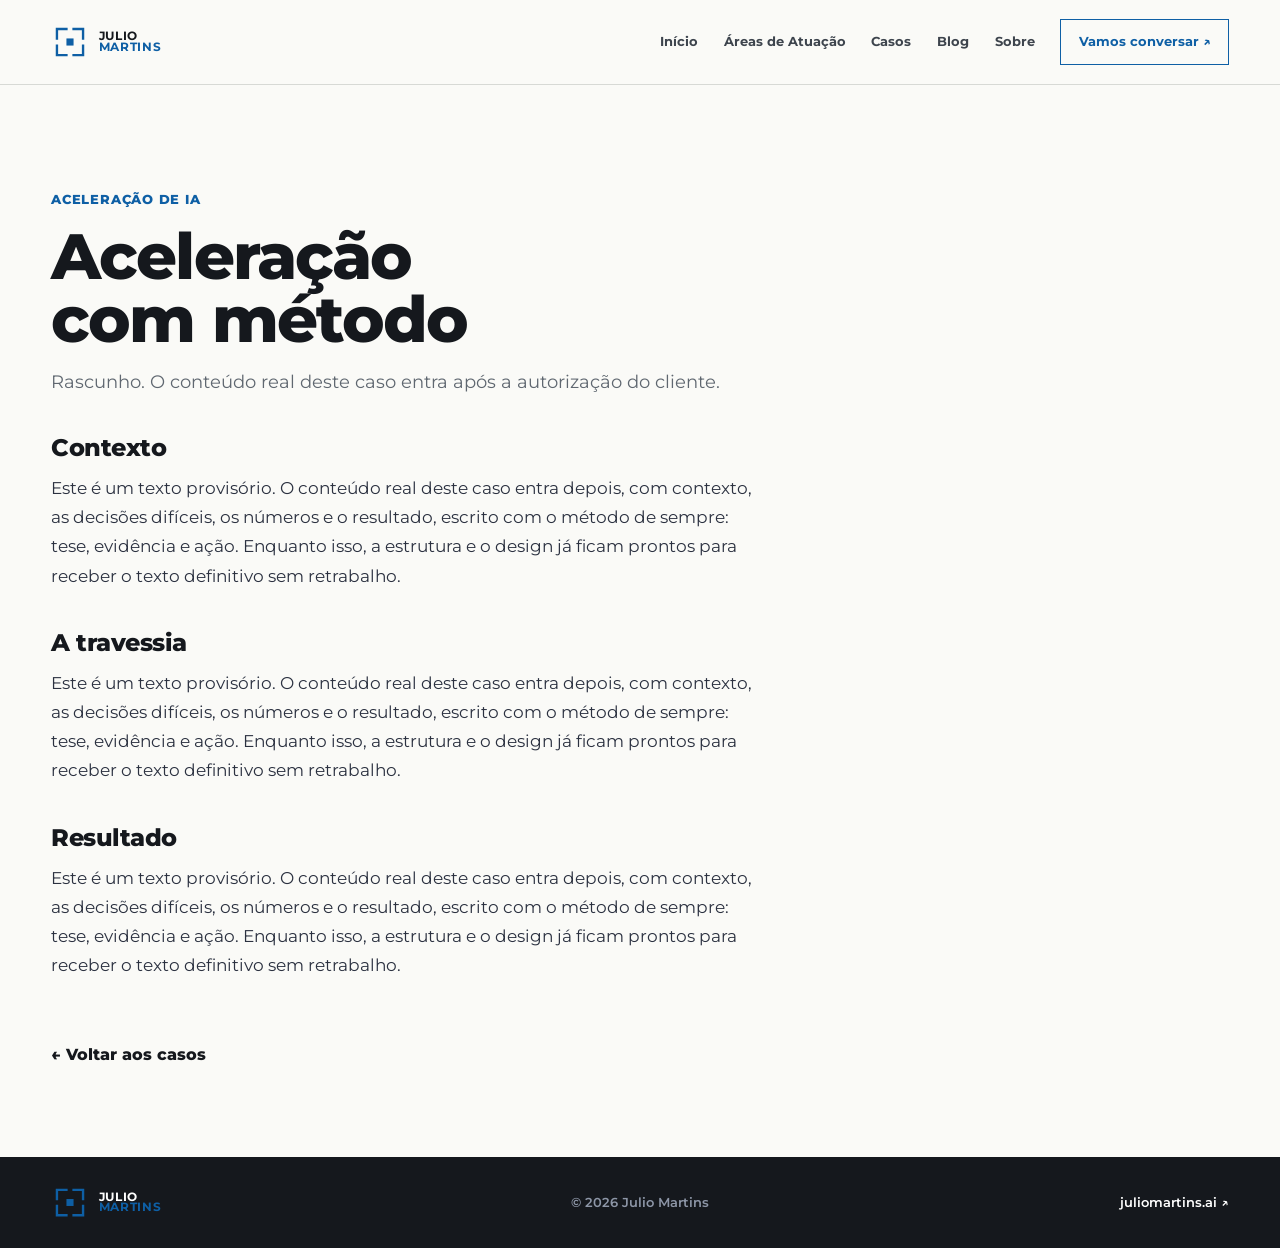
<file: casos/l1.html>
<!doctype html><html lang="pt-BR"><head><meta charset="utf-8"><meta name="viewport" content="width=device-width, initial-scale=1">
<title>Aceleração com método, Julio Martins</title><meta name="description" content="Estudo de caso: Aceleração com método.">
<link rel="canonical" href="https://juliomartins.ai/"><link rel="icon" href="../assets/img/marca-origem.svg" type="image/svg+xml">
<link rel="preconnect" href="https://fonts.googleapis.com"><link rel="preconnect" href="https://fonts.gstatic.com" crossorigin>
<link href="https://fonts.googleapis.com/css2?family=Montserrat:wght@400;500;600;700;800&display=swap" rel="stylesheet">
<link rel="stylesheet" href="../styles.css?v=4"><link rel="stylesheet" href="../styles-improvements.css?v=4"><link rel="stylesheet" href="../internal.css?v=1"><link rel="stylesheet" href="../editorial-revision.css?v=1"></head><body>
<a class="skip-link" href="#c">Ir para o conteúdo</a>
<header class="site-header"><div class="shell header-inner"><a class="brand" href="../index.html" aria-label="Julio Martins, início"><img src="../assets/img/marca-origem.svg" alt=""><span><b>Julio</b><b>Martins</b></span></a><nav class="site-nav" aria-label="Navegação principal"><a href="../index.html">Início</a><a href="../index.html#praticas">Áreas de Atuação</a><a href="index.html">Casos</a><a href="../blog/index.html">Blog</a><a href="../index.html#sobre">Sobre</a><a class="nav-cta" href="https://wa.me/5541992665028" target="_blank" rel="noopener">Vamos conversar ↗</a></nav></div></header>
<main id="c"><article class="prose"><p class="meta">Aceleração de IA</p><h1>Aceleração com método</h1><p class="sub">Rascunho. O conteúdo real deste caso entra após a autorização do cliente.</p>
<h2>Contexto</h2><p>Este é um texto provisório. O conteúdo real deste caso entra depois, com contexto, as decisões difíceis, os números e o resultado, escrito com o método de sempre: tese, evidência e ação. Enquanto isso, a estrutura e o design já ficam prontos para receber o texto definitivo sem retrabalho.</p><h2>A travessia</h2><p>Este é um texto provisório. O conteúdo real deste caso entra depois, com contexto, as decisões difíceis, os números e o resultado, escrito com o método de sempre: tese, evidência e ação. Enquanto isso, a estrutura e o design já ficam prontos para receber o texto definitivo sem retrabalho.</p><h2>Resultado</h2><p>Este é um texto provisório. O conteúdo real deste caso entra depois, com contexto, as decisões difíceis, os números e o resultado, escrito com o método de sempre: tese, evidência e ação. Enquanto isso, a estrutura e o design já ficam prontos para receber o texto definitivo sem retrabalho.</p>
<a class="back" href="index.html">← Voltar aos casos</a></article></main>
<footer class="site-footer"><div class="shell footer-inner"><a class="brand" href="../index.html"><img src="../assets/img/marca-origem.svg" alt=""><span><b>Julio</b><b>Martins</b></span></a><p>© 2026 Julio Martins</p><a href="https://juliomartins.ai/">juliomartins.ai ↗</a></div></footer></body></html>
</file>
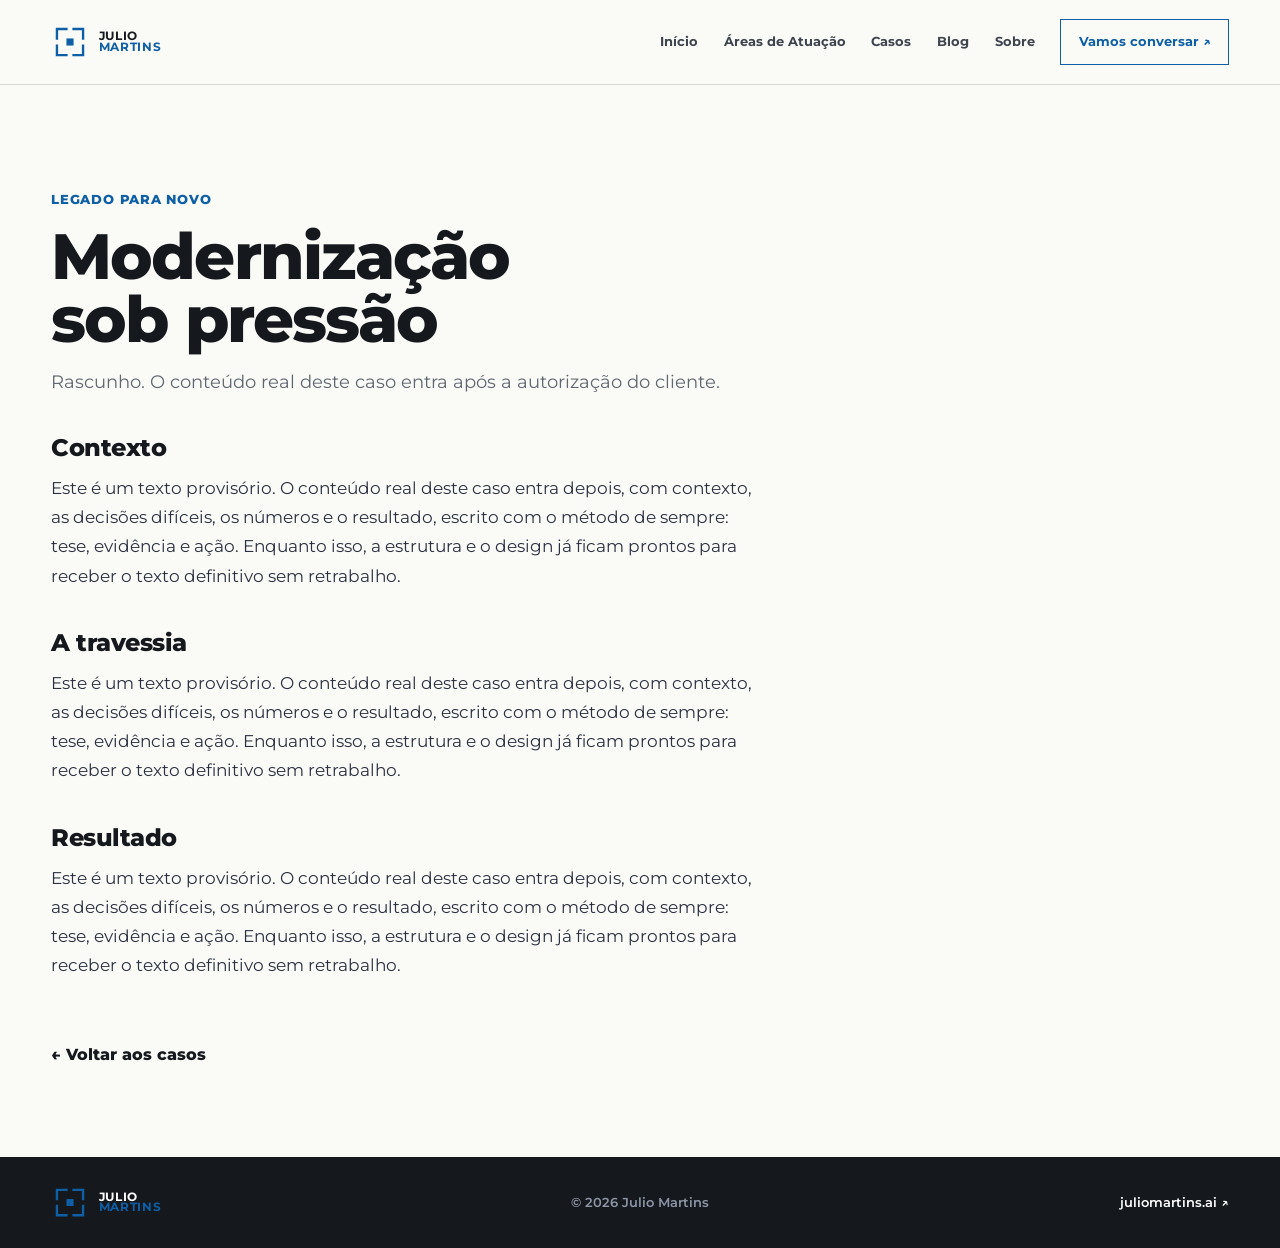
<file: casos/roost.html>
<!doctype html><html lang="pt-BR"><head><meta charset="utf-8"><meta name="viewport" content="width=device-width, initial-scale=1">
<title>Modernização sob pressão, Julio Martins</title><meta name="description" content="Estudo de caso: Modernização sob pressão.">
<link rel="canonical" href="https://juliomartins.ai/"><link rel="icon" href="../assets/img/marca-origem.svg" type="image/svg+xml">
<link rel="preconnect" href="https://fonts.googleapis.com"><link rel="preconnect" href="https://fonts.gstatic.com" crossorigin>
<link href="https://fonts.googleapis.com/css2?family=Montserrat:wght@400;500;600;700;800&display=swap" rel="stylesheet">
<link rel="stylesheet" href="../styles.css?v=4"><link rel="stylesheet" href="../styles-improvements.css?v=4"><link rel="stylesheet" href="../internal.css?v=1"><link rel="stylesheet" href="../editorial-revision.css?v=1"></head><body>
<a class="skip-link" href="#c">Ir para o conteúdo</a>
<header class="site-header"><div class="shell header-inner"><a class="brand" href="../index.html" aria-label="Julio Martins, início"><img src="../assets/img/marca-origem.svg" alt=""><span><b>Julio</b><b>Martins</b></span></a><nav class="site-nav" aria-label="Navegação principal"><a href="../index.html">Início</a><a href="../index.html#praticas">Áreas de Atuação</a><a href="index.html">Casos</a><a href="../blog/index.html">Blog</a><a href="../index.html#sobre">Sobre</a><a class="nav-cta" href="https://wa.me/5541992665028" target="_blank" rel="noopener">Vamos conversar ↗</a></nav></div></header>
<main id="c"><article class="prose"><p class="meta">Legado para Novo</p><h1>Modernização sob pressão</h1><p class="sub">Rascunho. O conteúdo real deste caso entra após a autorização do cliente.</p>
<h2>Contexto</h2><p>Este é um texto provisório. O conteúdo real deste caso entra depois, com contexto, as decisões difíceis, os números e o resultado, escrito com o método de sempre: tese, evidência e ação. Enquanto isso, a estrutura e o design já ficam prontos para receber o texto definitivo sem retrabalho.</p><h2>A travessia</h2><p>Este é um texto provisório. O conteúdo real deste caso entra depois, com contexto, as decisões difíceis, os números e o resultado, escrito com o método de sempre: tese, evidência e ação. Enquanto isso, a estrutura e o design já ficam prontos para receber o texto definitivo sem retrabalho.</p><h2>Resultado</h2><p>Este é um texto provisório. O conteúdo real deste caso entra depois, com contexto, as decisões difíceis, os números e o resultado, escrito com o método de sempre: tese, evidência e ação. Enquanto isso, a estrutura e o design já ficam prontos para receber o texto definitivo sem retrabalho.</p>
<a class="back" href="index.html">← Voltar aos casos</a></article></main>
<footer class="site-footer"><div class="shell footer-inner"><a class="brand" href="../index.html"><img src="../assets/img/marca-origem.svg" alt=""><span><b>Julio</b><b>Martins</b></span></a><p>© 2026 Julio Martins</p><a href="https://juliomartins.ai/">juliomartins.ai ↗</a></div></footer></body></html>
</file>
<file: styles.css>
/* Sistema Vivo — minimalismo tecnológico premium; sofisticado e comercial, sem linguagem de engenharia civil. */
:root{--ink:#090c13;--canvas:#f7f8fa;--white:#fff;--muted:#687083;--line:#e2e6ed;--blue:#2f6bff;--pale:#eaf0ff;--bright:#80a7ff;--font:"Montserrat",Arial,sans-serif;--shell:min(100% - clamp(2rem,8vw,10rem),86rem);--ease:cubic-bezier(.22,1,.36,1)}*{box-sizing:border-box}html{scroll-behavior:smooth;scroll-padding-top:5.5rem}body{min-width:320px;margin:0;background:var(--canvas);color:var(--ink);font-family:var(--font);line-height:1.55;-webkit-font-smoothing:antialiased}img{display:block;max-width:100%}a{color:inherit}button{font:inherit;cursor:pointer}:focus-visible{outline:3px solid var(--blue);outline-offset:4px}.shell{width:var(--shell);margin:auto}.skip-link{position:fixed;z-index:99;top:.7rem;left:.7rem;transform:translateY(-200%);padding:.7rem 1rem;background:#fff;border-radius:.5rem;font-weight:800;text-decoration:none}.skip-link:focus{transform:translateY(0)}
/* Navegação */.site-header{position:sticky;z-index:20;top:0;background:rgba(247,248,250,.88);border-bottom:1px solid rgba(226,230,237,.78);backdrop-filter:blur(18px)}.header-inner{display:flex;align-items:center;justify-content:space-between;min-height:5.5rem;gap:2rem}.brand{display:inline-flex;align-items:center;gap:.78rem;text-decoration:none}.brand img{width:2.5rem;height:2.5rem}.brand span{display:grid;font-size:.88rem;font-weight:800;letter-spacing:.045em;line-height:.86;text-transform:uppercase}.brand b:last-child{color:var(--blue)}.site-nav{display:flex;align-items:center;gap:clamp(1.3rem,2.7vw,2.8rem)}.site-nav a{position:relative;color:#454c5c;font-size:.92rem;font-weight:650;text-decoration:none}.site-nav a:not(.nav-cta)::after{position:absolute;right:0;bottom:-.45rem;left:0;height:2px;background:var(--blue);content:"";transform:scaleX(0);transform-origin:left;transition:transform .18s var(--ease)}.site-nav a:hover{color:var(--ink)}.site-nav a:hover::after{transform:scaleX(1)}.nav-cta{padding:.78rem 1.08rem;border:1px solid #cfd5df;border-radius:.75rem!important;color:var(--ink)!important}.nav-cta:hover{border-color:var(--ink);background:#fff}
/* Abertura */.hero{position:relative;isolation:isolate;overflow:hidden;background:var(--ink);color:#fff}.hero-layout{position:relative;z-index:1;display:grid;grid-template-columns:minmax(0,1.02fr) minmax(23rem,.82fr);gap:clamp(2rem,6vw,8rem);align-items:center;min-height:min(49rem,calc(100vh - 5.5rem));padding:clamp(5rem,10vw,9rem) 0 clamp(4.5rem,8vw,7.5rem)}.hero-copy{max-width:43rem}.hero-kicker,.section-label{margin:0 0 1.35rem;color:var(--blue);font-size:.9rem;font-weight:750}.hero-kicker{color:var(--bright)}h1,h2,h3{margin:0;font-weight:700;letter-spacing:-.075em;line-height:.93;text-wrap:balance}.hero h1{max-width:10ch;font-size:clamp(3.45rem,6.3vw,7rem)}.hero h1 em{color:var(--bright);font-style:normal}.hero-copy>p:not(.hero-kicker){max-width:44ch;margin:2rem 0 0;color:#c9cfdb;font-size:clamp(1.08rem,1.58vw,1.32rem);line-height:1.65}.hero-actions{display:flex;flex-wrap:wrap;gap:.9rem;align-items:center;margin-top:2.25rem}.button{display:inline-flex;align-items:center;justify-content:center;gap:.65rem;min-height:3.55rem;padding:.88rem 1.16rem;border:1px solid transparent;border-radius:.78rem;font-size:.94rem;font-weight:750;text-decoration:none;transition:transform .18s var(--ease),background .18s var(--ease)}.button:hover{transform:translateY(-2px)}.primary{background:var(--blue);color:#fff}.primary:hover{background:#2159df}.quiet{padding:.8rem .4rem;color:#fff;font-size:.94rem;font-weight:700;text-decoration:none}.hero-copy small{display:flex;flex-wrap:wrap;align-items:center;gap:.65rem;margin-top:clamp(3.5rem,7vw,6rem);color:#9ba5b9;font-size:.84rem;font-weight:600}.hero-copy small i{width:3px;height:3px;border-radius:50%;background:#69748a}.hero-art{position:relative;min-height:31rem;margin:0;overflow:hidden;border-radius:clamp(1.5rem,3vw,2.6rem);box-shadow:0 42px 100px rgba(0,0,0,.44)}.hero-art::before{position:absolute;z-index:1;inset:0;border:1px solid rgba(255,255,255,.16);border-radius:inherit;content:""}.hero-art img{width:100%;height:100%;min-height:31rem;object-fit:cover}.hero-art figcaption{position:absolute;z-index:2;right:1.25rem;bottom:1.25rem;padding:.8rem 1rem;border:1px solid rgba(255,255,255,.16);border-radius:.72rem;background:rgba(9,12,19,.8);font-size:.82rem;font-weight:650}.hero-orbit{position:absolute;z-index:0;border:1px solid rgba(128,167,255,.13);border-radius:50%}.hero-orbit.a{top:-37rem;right:-23rem;width:75rem;height:75rem}.hero-orbit.b{bottom:-36rem;left:-23rem;width:64rem;height:64rem;border-color:rgba(255,255,255,.08)}
/* Texto de valor */.signal{padding:clamp(5rem,10vw,10rem) 0 0;background:#fff}.signal-layout{display:grid;grid-template-columns:minmax(0,1fr) minmax(15rem,.55fr);gap:clamp(2rem,8vw,8rem);align-items:end;padding-bottom:clamp(4.6rem,9vw,8.5rem)}.signal h2{max-width:12ch;font-size:clamp(2.7rem,4.7vw,5.2rem);letter-spacing:-.068em;line-height:.98}.signal p{max-width:29ch;margin:.4rem 0 0;color:var(--muted);font-size:1.1rem;line-height:1.65}.marquee{display:flex;align-items:center;justify-content:space-between;gap:1rem;overflow:hidden;padding:1.35rem max(1rem,calc((100% - var(--shell))/2));background:var(--pale);color:var(--blue);font-size:clamp(1.15rem,2vw,1.8rem);font-weight:700;letter-spacing:-.035em;white-space:nowrap}.marquee i{width:.45rem;height:.45rem;flex:0 0 auto;align-self:center;border-radius:50%;background:currentColor}
/* Práticas */.practices{padding:clamp(5rem,10vw,10rem) 0}.intro{display:grid;grid-template-columns:minmax(0,1.15fr) minmax(16rem,.45fr);gap:clamp(2rem,8vw,9rem);align-items:end}.intro h2{max-width:12ch;font-size:clamp(2.8rem,5.2vw,5.8rem)}.intro>p{max-width:29ch;margin:0 0 .35rem;color:var(--muted);font-size:1.08rem;line-height:1.65}.practice-grid{display:grid;grid-template-columns:repeat(2,minmax(0,1fr));gap:1rem;margin-top:clamp(2.6rem,5vw,5rem)}.practice{position:relative;display:flex;min-height:clamp(24rem,33vw,31rem);flex-direction:column;justify-content:space-between;overflow:hidden;padding:clamp(1.7rem,3.2vw,2.7rem);border-radius:1.45rem;transition:transform .3s var(--ease),box-shadow .3s var(--ease)}.practice:hover{z-index:1;transform:translateY(-6px);box-shadow:0 28px 60px rgba(19,31,61,.16)}.practice.featured{grid-column:1/-1;min-height:clamp(28rem,40vw,37rem);background:var(--blue);color:#fff}.practice.featured::after{position:absolute;top:-25%;right:-12%;width:29rem;height:29rem;border:1px solid rgba(255,255,255,.2);border-radius:50%;content:""}.practice.dark{background:#10151f;color:#fff}.practice.dark::after{position:absolute;right:-5rem;bottom:-6rem;width:20rem;height:20rem;border-radius:50%;background:radial-gradient(circle at 35% 35%,rgba(47,107,255,.96),rgba(47,107,255,.04) 60%,transparent 61%);content:""}.practice.soft{background:var(--pale)}.practice.soft::after{position:absolute;top:-4rem;right:8%;width:10rem;height:10rem;border-radius:50%;background:rgba(47,107,255,.18);content:""}.practice.light{grid-column:1/-1;min-height:clamp(19rem,25vw,24rem);border:1px solid var(--line);background:#fff}.practice.light::after{position:absolute;right:8%;bottom:-9rem;width:22rem;height:22rem;border:1px solid #d2defd;border-radius:50%;content:""}.practice header,.practice a{position:relative;z-index:1;display:flex;justify-content:space-between;color:inherit;font-size:.86rem;font-weight:750;text-decoration:none}.practice header{opacity:.72}.practice>div{position:relative;z-index:1;max-width:32rem;margin-top:auto}.practice.featured>div{max-width:39rem}.practice h3{font-size:clamp(2.4rem,4.1vw,4.55rem)}.practice.featured h3{font-size:clamp(3.4rem,6.4vw,7rem)}.practice strong{display:block;max-width:26ch;margin-top:1.15rem;font-size:clamp(1.08rem,1.68vw,1.28rem);letter-spacing:-.035em;line-height:1.3}.practice p{max-width:49ch;margin:.85rem 0 0;font-size:1rem;line-height:1.63;opacity:.78}.practice.light>div{display:grid;grid-template-columns:minmax(12rem,.5fr) minmax(20rem,1fr);gap:2rem;align-items:end;max-width:100%}.practice.light strong,.practice.light p{margin:0}.practice a{margin-top:2.2rem;font-size:.94rem}.practice a b{font-size:1.25rem}
/* Resultado */.outcome{padding:clamp(5rem,10vw,10rem) 0;background:#10151f;color:#fff}.outcome-layout{display:grid;grid-template-columns:minmax(0,.83fr) minmax(24rem,1.15fr);gap:clamp(3rem,9vw,10rem);align-items:end}.outcome .section-label{color:var(--bright)}.outcome h2{max-width:10ch;font-size:clamp(2.8rem,5.3vw,6.1rem)}.outcome p:not(.section-label){max-width:40ch;margin:1.5rem 0 2rem;color:#afb8c7;font-size:1rem;line-height:1.65}.outline{border-color:rgba(255,255,255,.3);color:#fff}.numbers{border-top:1px solid rgba(255,255,255,.18)}.numbers p{display:grid;grid-template-columns:minmax(8rem,.5fr) 1fr;gap:1.5rem;align-items:baseline;margin:0!important;padding:1.3rem 0;border-bottom:1px solid rgba(255,255,255,.18)}.numbers b{color:var(--bright);font-size:clamp(3rem,5vw,5rem);letter-spacing:-.09em;line-height:.82}.numbers span{max-width:25ch;color:#d9deea;font-size:.95rem;line-height:1.4}
/* Casos */.cases{padding:clamp(5rem,10vw,10rem) 0;background:#fff}.cases-head{display:flex;justify-content:space-between;gap:2rem;align-items:end}.cases-head h2{max-width:13ch;font-size:clamp(2.6rem,4.9vw,5.4rem)}.controls{display:grid;grid-template-columns:1fr auto auto;gap:.6rem;align-items:center}.controls p{grid-column:1/-1;margin:0 0 .35rem;color:var(--muted);font-size:.92rem}.controls button{display:grid;width:3.1rem;height:3.1rem;place-items:center;border:1px solid #d4d9e3;border-radius:50%;background:transparent;font-size:1.25rem;transition:.18s var(--ease)}.controls button:hover{border-color:var(--blue);background:var(--blue);color:#fff}.case-carousel{display:flex;gap:1.1rem;width:var(--shell);margin:clamp(2.4rem,5vw,4.5rem) 0 0 max(1rem,calc((100% - var(--shell))/2));padding:0 max(1rem,calc((100% - var(--shell))/2)) .75rem 0;overflow-x:auto;scroll-snap-type:x mandatory;scrollbar-width:none}.case-carousel::-webkit-scrollbar{display:none}.case{position:relative;display:flex;min-height:clamp(23rem,36vw,31rem);flex:0 0 min(35rem,73vw);align-items:end;overflow:hidden;border-radius:1.25rem;background:#0d111a;color:#fff;scroll-snap-align:start}.case::before,.case::after,.case>div::before{position:absolute;content:""}.case.migration::before{top:-20%;right:-5%;width:32rem;height:32rem;border:1px solid rgba(128,167,255,.55);border-radius:50%;box-shadow:0 0 0 3.5rem rgba(47,107,255,.09),0 0 0 7rem rgba(47,107,255,.055)}.case.migration::after{right:-4rem;bottom:3rem;width:29rem;height:1rem;border-radius:99px;background:#3b76ff;box-shadow:-12rem -5rem 0 -.35rem rgba(128,167,255,.42);transform:rotate(-35deg)}.case.product{background:#122041}.case.product::before{top:-9rem;right:-6rem;width:27rem;height:27rem;border-radius:50%;background:radial-gradient(circle at 30% 68%,#82a7ff 0 4%,#2f6bff 22%,rgba(47,107,255,.18) 50%,transparent 67%)}.case.product::after{right:4rem;bottom:-4rem;width:21rem;height:21rem;border:1px solid rgba(255,255,255,.18);border-radius:50%}.case.intelligence::before{top:-8rem;left:-7rem;width:27rem;height:27rem;border-radius:50%;background:radial-gradient(circle at 58% 59%,#5183ff 0 9%,rgba(47,107,255,.64) 19%,rgba(47,107,255,.05) 55%,transparent 66%)}.case.intelligence::after{top:3rem;right:-10rem;width:24rem;height:24rem;border:1px solid rgba(128,167,255,.36);border-radius:50%}.case>div{position:relative;z-index:1;width:100%;padding:clamp(1.4rem,3vw,2.2rem);background:linear-gradient(180deg,rgba(8,11,18,.02) 15%,rgba(8,11,18,.9) 100%)}.case span{display:block;margin-bottom:auto;color:rgba(255,255,255,.85);font-size:.78rem;font-weight:700}.case h3{max-width:11ch;font-size:clamp(2rem,3.3vw,3.3rem)}.case p{max-width:38ch;margin:.9rem 0 1.5rem;color:rgba(255,255,255,.78);font-size:.96rem}.case footer{display:flex;justify-content:space-between;padding-top:1.05rem;border-top:1px solid rgba(255,255,255,.23);font-size:.9rem;font-weight:700}
/* Sobre e CTA */.about{padding:clamp(5.5rem,11vw,11rem) 0}.about-layout{display:grid;grid-template-columns:minmax(0,1.1fr) minmax(17rem,.48fr);gap:clamp(2rem,7vw,8rem)}.about-mark{width:clamp(3rem,4vw,4rem);height:clamp(3rem,4vw,4rem);margin-bottom:1.8rem}.about h2{max-width:12ch;font-size:clamp(2.65rem,4.7vw,5.2rem)}.about h2+*{margin-top:1rem}.about-layout>div:first-child>p{margin:0 0 .9rem;color:var(--blue);font-size:1.08rem;font-weight:800}.about-layout>div:last-child{padding-top:clamp(5rem,9vw,10rem)}.about-layout>div:last-child p{max-width:32ch;margin:0;color:var(--muted);font-size:1.08rem;line-height:1.7}.about-layout a{display:inline-block;margin-top:1.65rem;font-size:.98rem;font-weight:750;text-decoration:none}.about-layout a:hover{color:var(--blue)}.contact{position:relative;isolation:isolate;overflow:hidden;padding:clamp(5rem,10vw,9rem) 0;background:var(--blue);color:#fff}.glow{position:absolute;z-index:-1;top:-22rem;right:-13rem;width:54rem;height:54rem;border:1px solid rgba(255,255,255,.24);border-radius:50%;box-shadow:0 0 0 4.8rem rgba(255,255,255,.07),0 0 0 9.6rem rgba(255,255,255,.045)}.contact-layout{display:grid;grid-template-columns:minmax(0,1.1fr) minmax(17rem,.5fr);gap:clamp(2rem,7vw,8rem);align-items:end}.contact .section-label{color:#dce6ff}.contact h2{max-width:11ch;font-size:clamp(3rem,5.8vw,6.5rem)}.contact p:not(.section-label){max-width:31ch;margin:0 0 1.7rem;color:#e6edff;font-size:1.08rem;line-height:1.65}.white{background:#fff;color:var(--blue)}.white:hover{background:var(--ink);color:#fff}.site-footer{padding:1.65rem 0;background:var(--ink);color:#8d96a7}.footer-inner{display:grid;grid-template-columns:1fr auto 1fr;gap:1rem;align-items:center}.footer-inner .brand{color:#fff}.footer-inner p,.footer-inner>a:last-child{margin:0;font-size:.84rem;font-weight:600;text-decoration:none}.footer-inner>a:last-child{justify-self:end;color:#fff}
/* Responsividade */@media(max-width:63rem){.hero-layout{grid-template-columns:minmax(0,1fr) minmax(19rem,.66fr);gap:2.5rem}.hero-art,.hero-art img{min-height:27rem}.signal-layout{grid-template-columns:1fr}.outcome-layout,.contact-layout{grid-template-columns:1fr}.outcome-copy{max-width:42rem}.numbers{max-width:45rem}.about-layout{grid-template-columns:1fr}.about-layout>div:last-child{padding-top:0}}@media(max-width:48rem){.header-inner{min-height:4.9rem}.brand img{width:2.2rem;height:2.2rem}.brand span{font-size:.8rem}.site-nav{gap:1rem}.site-nav a{font-size:.85rem}.nav-cta{padding:.65rem .8rem}.hero-layout{grid-template-columns:1fr;min-height:auto;padding-top:5.3rem}.hero-art,.hero-art img{min-height:24rem}.signal h2{max-width:13ch}.intro{grid-template-columns:1fr;gap:1.5rem}.practice-grid{grid-template-columns:1fr}.practice,.practice.featured,.practice.light{grid-column:auto;min-height:24rem}.practice.featured h3{font-size:clamp(2.9rem,12vw,4.6rem)}.practice.light>div{display:block}.practice.light strong{margin-top:1.15rem}.practice.light p{margin:.85rem 0 0}.cases-head{align-items:start;flex-direction:column}.controls{width:100%;grid-template-columns:1fr auto auto}.case{flex-basis:78vw}.footer-inner{grid-template-columns:1fr;justify-items:start}.footer-inner>a:last-child{justify-self:start}}@media(max-width:32rem){:root{--shell:min(100% - 2rem,86rem)}.site-nav a:not(.nav-cta){display:none}.hero h1,.contact h2{font-size:clamp(3.1rem,15vw,4.3rem)}.hero-actions{flex-direction:column;align-items:flex-start}.button{width:100%}.quiet{width:auto}.hero-art,.hero-art img{min-height:20rem}.signal h2,.intro h2,.cases-head h2,.about h2{font-size:clamp(2.55rem,12vw,3.6rem)}.numbers p{grid-template-columns:1fr;gap:.55rem}.case{flex-basis:84vw}.contact{padding:4.5rem 0}}@media(prefers-reduced-motion:reduce){html{scroll-behavior:auto}*{transition:none!important;animation:none!important}}
</file>
<file: styles-improvements.css>
/* Sistema Vivo — arte de produto fluida, retrato reservado para foto real e casos sem formas esféricas genéricas. */
.hero-art img{object-position:center}
.about-layout{grid-template-columns:minmax(13rem,.42fr) minmax(0,1.05fr) minmax(16rem,.46fr);align-items:start}.portrait-slot{margin:0;align-self:start}.portrait-placeholder{position:relative;display:grid;min-height:clamp(18rem,27vw,25rem);place-items:center;overflow:hidden;border-radius:1.25rem;background:radial-gradient(circle at 72% 24%,rgba(47,107,255,.42),transparent 25%),linear-gradient(145deg,#131a2a 0%,#090c13 68%);box-shadow:inset 0 0 0 1px rgba(255,255,255,.13)}.portrait-placeholder::before{width:58%;height:58%;border:1px solid rgba(128,167,255,.42);border-radius:50%;content:"";box-shadow:0 0 0 1.7rem rgba(47,107,255,.06),0 0 0 4rem rgba(47,107,255,.035)}.portrait-placeholder img{position:absolute;width:3.5rem;height:3.5rem;object-fit:contain;filter:brightness(0) invert(1);opacity:.85}.portrait-slot figcaption{margin-top:.8rem;color:var(--muted);font-size:.8rem;font-weight:650}
/* Casos 2 e 3: linhas e trilhos ópticos, não esferas. */
.case.migration{background:#0d111a}.case.migration::before{top:-5%;left:-15%;width:132%;height:14rem;border-top:1px solid rgba(128,167,255,.36);border-bottom:1px solid rgba(128,167,255,.14);border-radius:0;background:none;box-shadow:0 3.8rem 0 -1px rgba(47,107,255,.36);transform:rotate(-31deg)}.case.migration::after{right:-12%;bottom:16%;width:102%;height:1.1rem;border-radius:99px;background:#245ceb;box-shadow:0 -2.1rem 0 -.35rem rgba(128,167,255,.44),0 2.1rem 0 -.55rem rgba(255,255,255,.26);transform:rotate(-31deg)}
.case.product{background:#101827}.case.product::before{top:-2rem;left:-10%;width:125%;height:17rem;border-top:1px solid rgba(128,167,255,.62);border-bottom:1px solid rgba(128,167,255,.2);border-radius:0;background:none;box-shadow:0 3.4rem 0 -1px rgba(47,107,255,.5),0 6.8rem 0 -1px rgba(128,167,255,.15);transform:rotate(-25deg)}.case.product::after{right:-13%;bottom:10%;width:85%;height:10rem;border-top:1px solid rgba(255,255,255,.24);border-radius:0;background:none;transform:rotate(-25deg)}.case.intelligence{background:#0c111c}.case.intelligence::before{top:-22%;left:34%;width:4.5rem;height:144%;border-radius:0;background:linear-gradient(180deg,transparent 0%,rgba(47,107,255,.1) 18%,rgba(85,132,255,.92) 50%,rgba(47,107,255,.08) 81%,transparent 100%);box-shadow:2.7rem 0 0 -2.63rem rgba(168,193,255,.65),-2.7rem 0 0 -2.63rem rgba(128,167,255,.26);transform:rotate(43deg)}.case.intelligence::after{top:40%;right:-18%;width:96%;height:1px;border-radius:99px;background:rgba(181,205,255,.62);box-shadow:0 2.4rem 0 -1px rgba(47,107,255,.82),0 -2.4rem 0 -1px rgba(128,167,255,.24);transform:rotate(-28deg)}
@media(max-width:63rem){.about-layout{grid-template-columns:minmax(12rem,.38fr) minmax(0,1fr)}.portrait-slot{grid-row:span 2}.about-layout>div:last-child{grid-column:2}}@media(max-width:48rem){.about-layout{grid-template-columns:1fr;gap:2rem}.portrait-slot{grid-row:auto;max-width:18rem}.portrait-placeholder{min-height:21rem}.about-layout>div:last-child{grid-column:auto}}

/* Contato: telefone + email */
.contact-links{display:flex;flex-direction:column;gap:1rem;align-items:flex-start}
.contact-detail{margin:0;color:var(--muted);font-size:.98rem}
.contact-detail a{color:inherit;text-decoration:none;border-bottom:1px solid rgba(255,255,255,.25)}
.contact-detail a:hover{color:#fff}
.contact-detail i{display:inline-block;width:4px;height:4px;margin:0 .5rem;border-radius:50%;background:currentColor;vertical-align:middle;opacity:.5}
/* Rodapé: redes sociais */
.footer-social{display:flex;gap:1.4rem;flex-wrap:wrap}
.footer-social a{color:var(--muted);text-decoration:none;font-size:.9rem;font-weight:600}
.footer-social a:hover{color:var(--blue)}
</file>
<file: practice-sequence.css>
/* Sistema Vivo: produtos como capítulos, alinhados e legíveis (texto desenvolvido). */
.practice-grid{display:none}

.practice-sequence{
  margin-top:clamp(2.5rem,5vw,4.5rem);
  display:flex;flex-direction:column;gap:clamp(1rem,2vw,1.5rem);
}

.practice-row{
  position:relative;
  display:grid;
  grid-template-columns:minmax(11rem,.85fr) minmax(20rem,1.15fr);
  gap:clamp(1.5rem,4vw,4rem);
  align-items:start;
  padding:clamp(2.2rem,3.6vw,3.4rem) clamp(1.6rem,3vw,3.2rem);
  border:1px solid var(--line);
  border-radius:20px;
  background:var(--white,#fff);
}
.practice-index{
  grid-column:1;margin:0 0 .8rem;
  color:var(--blue);font-size:.9rem;font-weight:800;letter-spacing:.04em;
}
.practice-row h3{
  grid-column:1;align-self:start;
  max-width:12ch;margin:0;
  font-size:clamp(2.4rem,4vw,4rem);font-weight:700;letter-spacing:-.045em;line-height:.94;
}
.practice-summary{grid-column:2;align-self:start;max-width:40rem}
.practice-summary p{margin:0;color:var(--muted);font-size:clamp(1.04rem,1.1vw,1.15rem);line-height:1.62}
.practice-summary p strong{
  display:block;margin-bottom:.55rem;
  color:var(--ink);font-weight:800;font-size:1.12em;line-height:1.28;
}
.practice-summary a{
  display:inline-block;margin-top:1.4rem;
  color:var(--ink);font-size:.92rem;font-weight:800;text-decoration:none;
}
.practice-summary a:hover{color:var(--blue)}

/* Bloco de entrada em destaque */
.practice-row--01{background:var(--blue);border-color:transparent;color:#fff}
.practice-row--01 .practice-index,
.practice-row--01 .practice-summary a{color:#fff}
.practice-row--01 .practice-summary p{color:#e8efff}
.practice-row--01 .practice-summary p strong{color:#fff}

/* Bloco escuro */
.practice-row--03{background:var(--ink);border-color:transparent;color:#fff}
.practice-row--03 .practice-index,
.practice-row--03 .practice-summary a{color:var(--bright,#5a8cff)}
.practice-row--03 .practice-summary p{color:#c3ccdb}
.practice-row--03 .practice-summary p strong{color:#fff}

/* Bloco claro */
.practice-row--04{background:var(--pale,#eef2fb);border-color:transparent}

@media(max-width:52rem){
  .practice-row,
  .practice-row--01,.practice-row--02,.practice-row--03,.practice-row--04{
    grid-template-columns:1fr;gap:1.1rem;padding:2rem 1.5rem;
  }
  .practice-summary{grid-column:1;max-width:100%}
  .practice-row h3{font-size:clamp(2.6rem,11vw,3.6rem)}
}
</file>
<file: editorial-revision.css>
/* Modernismo de Travessia: papel quente, grafite e azul estrutural. */
:root {
  --ink: #15181d;
  --canvas: #fafaf7;
  --white: #ffffff;
  --muted: #5f6770;
  --line: #d7d9d5;
  --blue: #0e5fa5;
  --pale: #f0f2ef;
  --bright: #0e5fa5;
  --font: "Montserrat", Arial, sans-serif;
  --shell: min(100% - clamp(2rem, 8vw, 10rem), 82rem);
}

body { background: var(--canvas); color: var(--ink); }
.site-header { background: rgba(250, 250, 247, .96); border-bottom-color: var(--line); backdrop-filter: none; }
.header-inner { min-height: 5.25rem; }
.brand { gap: .62rem; }
.brand img { width: 2.35rem; height: 2.35rem; }
.brand span { font-size: .78rem; letter-spacing: .055em; }
.brand b:last-child, .site-nav a:hover, .footer-social a:hover { color: var(--blue); }
.site-nav { gap: clamp(.95rem, 2vw, 2rem); }
.site-nav a { color: #3d444d; font-size: .8rem; font-weight: 700; }
.nav-cta { border-color: var(--blue); border-radius: 0 !important; color: var(--blue) !important; }
.nav-cta:hover { background: var(--blue); color: var(--white) !important; }

.hero { background: var(--canvas); color: var(--ink); border-bottom: 1px solid var(--line); }
.hero::after { position: absolute; right: 0; bottom: -1px; left: 0; height: 3px; background: linear-gradient(90deg, var(--blue) 0 17%, transparent 17%); content: ""; }
.hero-orbit { display: none; }
.hero-layout { grid-template-columns: minmax(0, 1fr) minmax(16rem, .43fr); gap: clamp(2rem, 8vw, 9rem); min-height: auto; padding: clamp(5.5rem, 11vw, 10rem) 0 clamp(4.5rem, 8vw, 7rem); align-items: end; }
.hero-copy { max-width: 48rem; }
.hero-kicker, .section-label { color: var(--blue); font-size: .72rem; font-weight: 800; letter-spacing: .12em; text-transform: uppercase; }
.hero-kicker::before, .section-label::before { display: inline-block; width: 1.8rem; height: 2px; margin: 0 .72rem .22rem 0; background: currentColor; content: ""; vertical-align: middle; }
h1, h2, h3 { letter-spacing: -.06em; }
.hero h1 { max-width: 10.8ch; font-size: clamp(3.1rem, 6.5vw, 6.9rem); line-height: .92; }
.hero h1 em { color: var(--blue); }
.hero-copy > p:not(.hero-kicker) { max-width: 47ch; color: var(--ink-soft, #3d434b); font-size: clamp(1rem, 1.55vw, 1.25rem); line-height: 1.65; }
.button { min-height: 3.1rem; border-radius: 0; font-size: .82rem; font-weight: 800; letter-spacing: .015em; }
.primary { background: var(--blue); }
.primary:hover { background: #084478; }
.quiet { color: var(--ink); font-size: .84rem; }
.quiet:hover { color: var(--blue); }
.hero-copy small { color: var(--muted); font-size: .76rem; letter-spacing: .03em; }
.hero-copy small i { width: 4px; height: 4px; background: var(--blue); }
.hero-evidence { display: grid; gap: 1.1rem; padding: 1.25rem 0 0 1.25rem; border-left: 3px solid var(--blue); }
.hero-evidence p { margin: 0; color: var(--muted); font-size: .69rem; font-weight: 800; letter-spacing: .1em; line-height: 1.35; text-transform: uppercase; }
.hero-evidence strong { display: block; max-width: 10ch; color: var(--ink); font-size: clamp(1.55rem, 2.5vw, 2.25rem); line-height: .94; letter-spacing: -.06em; }
.hero-evidence .evidence-rule { width: 100%; height: 1px; background: var(--line); }
.hero-art { display: none; }

.signal { padding-top: clamp(4.5rem, 9vw, 8rem); background: var(--white); }
.signal-layout { grid-template-columns: minmax(0, 1.15fr) minmax(15rem, .42fr); padding-bottom: clamp(3rem, 7vw, 6rem); }
.signal h2 { max-width: 13ch; font-size: clamp(2.55rem, 4.9vw, 5.25rem); }
.signal p { max-width: 32ch; color: var(--muted); }
.marquee { justify-content: center; gap: clamp(1rem, 3vw, 2.5rem); padding: 1.05rem max(1rem, calc((100% - var(--shell)) / 2)); background: var(--pale); color: var(--blue); font-size: clamp(.9rem, 1.4vw, 1.1rem); letter-spacing: .015em; line-height: 1; }
.marquee i { display: block; width: 5px; height: 5px; align-self: center; }

.practices { padding: clamp(5rem, 10vw, 9rem) 0; }
.intro { grid-template-columns: minmax(0, 1.05fr) minmax(15rem, .42fr); }
.intro h2 { max-width: 12ch; font-size: clamp(2.65rem, 5vw, 5.5rem); }
.intro > p { color: var(--muted); font-size: 1rem; }
.practice-sequence { gap: 0; margin-top: clamp(2.8rem, 5vw, 4.5rem); border-top: 1px solid var(--line); }
.practice-row, .practice-row--01, .practice-row--02, .practice-row--03, .practice-row--04 { grid-template-columns: minmax(12rem, .72fr) minmax(20rem, 1.28fr); gap: clamp(1.5rem, 4vw, 4.75rem); padding: clamp(2rem, 3.5vw, 3.1rem) 0; border: 0; border-bottom: 1px solid var(--line); border-radius: 0; background: transparent; color: var(--ink); }
.practice-row::before { grid-row: 1 / span 2; width: 3px; background: transparent; content: ""; }
.practice-row:hover { box-shadow: none; transform: none; }
.practice-row:hover::before { background: var(--blue); }
.practice-index { color: var(--blue) !important; font-size: .72rem; letter-spacing: .08em; }
.practice-row h3 { max-width: 11ch; font-size: clamp(2rem, 3.6vw, 3.85rem); }
.practice-summary p, .practice-row--01 .practice-summary p, .practice-row--03 .practice-summary p { color: var(--muted); font-size: clamp(.95rem, 1.05vw, 1.08rem); }
.practice-summary p strong, .practice-row--01 .practice-summary p strong, .practice-row--03 .practice-summary p strong { color: var(--ink); font-size: 1.08em; }
.practice-summary a, .practice-row--01 .practice-summary a, .practice-row--03 .practice-summary a { color: var(--blue); font-size: .82rem; }

.outcome { padding: clamp(4.5rem, 9vw, 8rem) 0; background: var(--ink); }
.outcome-layout { grid-template-columns: minmax(0, .86fr) minmax(22rem, 1.14fr); }
.outcome .section-label, .numbers b { color: #84b8df; }
.outcome h2 { font-size: clamp(2.65rem, 5vw, 5.65rem); }
.outline { border-radius: 0; }
.numbers { position: relative; border-top-color: rgba(255, 255, 255, .22); }
.numbers::before { position: absolute; top: -2px; left: 0; width: 9rem; height: 3px; background: var(--blue); content: ""; }
.numbers p { grid-template-columns: minmax(8rem, .48fr) 1fr; }
.numbers span { font-size: .87rem; }

.cases { padding: clamp(5rem, 10vw, 9rem) 0; background: var(--white); }
.cases-head h2 { max-width: 14ch; font-size: clamp(2.55rem, 4.9vw, 5.15rem); }
.controls button { width: 2.7rem; height: 2.7rem; border-radius: 0; }
.case-carousel { gap: 0; width: var(--shell); margin: clamp(2.8rem, 5vw, 4.3rem) auto 0; padding: 0; overflow: visible; }
.case { min-height: 22rem; flex: 1 1 0; border: 1px solid var(--line); border-right: 0; border-radius: 0; background: var(--canvas) !important; color: var(--ink); }
.case:last-child { border-right: 1px solid var(--line); }
.case::before, .case::after, .case > div::before { display: none; }
.case > div { align-self: stretch; display: flex; flex-direction: column; padding: clamp(1.25rem, 2.1vw, 1.75rem); background: transparent; }
.case span { color: var(--blue); font-size: .68rem; letter-spacing: .07em; }
.case h3 { max-width: 9ch; margin-top: auto; font-size: clamp(1.65rem, 2.5vw, 2.35rem); }
.case p { color: var(--muted); font-size: .85rem; }
.case footer { color: var(--ink); font-size: .78rem; }

.about { padding: clamp(5rem, 10vw, 9rem) 0; }
.about-layout { grid-template-columns: minmax(12rem, .4fr) minmax(0, 1.05fr) minmax(15rem, .48fr); }
.portrait-placeholder { min-height: clamp(17rem, 24vw, 22rem); border-radius: 0; background: var(--pale); box-shadow: inset 0 0 0 1px var(--line); }
.portrait-placeholder::before { width: 58%; height: 58%; border-color: rgba(14, 95, 165, .32); border-radius: 0; box-shadow: none; }
.portrait-placeholder img { filter: none; opacity: 1; }
.about h2 { font-size: clamp(2.6rem, 4.8vw, 5.2rem); }
.about-layout > div:first-child > p { color: var(--blue); }
.about-layout > div:last-child p { color: var(--muted); font-size: 1rem; }

.contact { padding: clamp(4.5rem, 9vw, 8rem) 0; border-top: 1px solid var(--line); background: var(--pale); color: var(--ink); }
.glow { display: none; }
.contact-layout { grid-template-columns: minmax(0, 1.05fr) minmax(17rem, .5fr); padding-left: clamp(1.2rem, 3vw, 2.4rem); border-left: 4px solid var(--blue); }
.contact .section-label { color: var(--blue); }
.contact h2 { font-size: clamp(2.75rem, 5.4vw, 5.85rem); }
.contact p:not(.section-label) { color: var(--ink-soft, #3d434b); font-size: 1rem; }
.white { background: var(--blue); color: var(--white); }
.white:hover { background: #084478; color: var(--white); }
.contact-detail a { border-bottom-color: var(--line-strong, #b7bbb5); }
.contact-detail a:hover { color: var(--blue); }

.site-footer { background: var(--ink); }
.footer-inner .brand img { filter: none; }
.footer-social a { color: #aab0ba; }

/* Dossiês internos: informações organizadas, sem cards genéricos. */
.page-hero { position: relative; padding: clamp(5.2rem, 10vw, 8rem) 0 clamp(3.4rem, 6vw, 5.2rem); background: var(--canvas); }
.page-hero::after { position: absolute; bottom: 0; left: 0; width: 16rem; height: 3px; background: var(--blue); content: ""; }
.page-hero h1 { max-width: 18ch; font-size: clamp(2.85rem, 6vw, 5.75rem); line-height: .96; }
.page-hero .intro { max-width: 58ch; color: var(--muted); }
.card-list { gap: 0; grid-template-columns: repeat(2, minmax(0, 1fr)); padding: 0; border-top: 1px solid var(--line); }
.card { min-height: 18rem; padding: 1.8rem 0; border: 0; border-right: 1px solid var(--line); border-bottom: 1px solid var(--line); border-radius: 0; background: transparent; }
.card:nth-child(even) { padding-left: clamp(1.5rem, 4vw, 4rem); border-right: 0; }
.card:nth-child(odd) { padding-right: clamp(1.5rem, 4vw, 4rem); }
.card:hover { box-shadow: none; transform: none; border-color: var(--line); }
.card:hover h3, .card:hover .go { color: var(--blue); }
.card h3 { max-width: 14ch; font-size: clamp(1.7rem, 3vw, 2.7rem); }
.card .go { margin-top: auto; color: var(--ink); font-size: .8rem; }
.prose { max-width: 65ch; margin-left: max(1rem, calc((100vw - var(--shell)) / 2)); padding: clamp(4rem, 7vw, 6rem) 0; }
.prose h1 { font-size: clamp(2.6rem, 5vw, 4.6rem); line-height: .98; }

@media (max-width: 52rem) {
  .hero-layout, .signal-layout, .intro, .outcome-layout, .contact-layout { grid-template-columns: 1fr; }
  .hero-evidence { max-width: 25rem; margin-top: .5rem; }
  .site-nav { gap: .8rem; }
  .site-nav a { font-size: .73rem; }
  .nav-cta { padding: .56rem .65rem; }
  .practice-row, .practice-row--01, .practice-row--02, .practice-row--03, .practice-row--04 { grid-template-columns: 1fr; gap: 1rem; padding: 1.75rem 0; }
  .practice-row h3, .practice-summary { grid-column: 1; }
  .practice-row h3 { font-size: clamp(2.1rem, 10vw, 3.3rem); }
  .case-carousel { overflow-x: auto; scroll-snap-type: x mandatory; }
  .case { min-width: 76vw; flex: 0 0 76vw; border-right: 1px solid var(--line); scroll-snap-align: start; }
  .case + .case { margin-left: .8rem; }
  .about-layout { grid-template-columns: 1fr; }
  .about-layout > div:last-child { grid-column: auto; }
  .card-list { grid-template-columns: 1fr; }
  .card, .card:nth-child(even), .card:nth-child(odd) { min-height: auto; padding: 1.6rem 0; border-right: 0; }
  .prose { width: var(--shell); margin: auto; }
}

@media (max-width: 32rem) {
  .site-nav a:not(.nav-cta) { display: none; }
  .marquee { gap: 1rem; font-size: .76rem; }
  .marquee i { width: 4px; height: 4px; }
}
</file>
<file: internal.css>
/* Páginas internas: mesma linguagem premium da home. */
.page-hero{padding:clamp(4.5rem,9vw,7rem) 0 clamp(1.8rem,3vw,2.6rem);border-bottom:1px solid var(--line)}
.page-hero h1{font-size:clamp(2.6rem,6vw,4.4rem);font-weight:800;letter-spacing:-.03em;line-height:1.02;max-width:20ch;margin:.6rem 0 0}
.page-hero .intro{max-width:54ch;margin:1.3rem 0 0;color:var(--muted);font-size:1.1rem;line-height:1.6}
.card-list{display:grid;grid-template-columns:repeat(auto-fill,minmax(20rem,1fr));gap:1.4rem;padding:clamp(2.4rem,5vw,3.6rem) 0}
.card{display:flex;flex-direction:column;background:var(--white);border:1px solid var(--line);border-radius:18px;padding:1.8rem;text-decoration:none;color:inherit;transition:transform .3s,box-shadow .3s,border-color .3s}
.card:hover{transform:translateY(-4px);box-shadow:0 18px 40px -24px rgba(9,12,19,.38);border-color:var(--blue)}
.card .meta{color:var(--blue);font-size:.76rem;font-weight:800;letter-spacing:.06em;text-transform:uppercase}
.card h3{font-size:1.45rem;font-weight:800;letter-spacing:-.02em;line-height:1.15;margin:.7rem 0 .5rem}
.card p{color:var(--muted);font-size:.97rem;line-height:1.55;margin:0}
.card .go{margin-top:auto;padding-top:1.2rem;font-weight:800;font-size:.9rem;color:var(--ink)}
.card--soon{opacity:.72}.card--soon .go{color:var(--muted)}
.prose{max-width:42rem;margin:0 auto;padding:clamp(3rem,6vw,4.5rem) 0}
.prose .meta{color:var(--blue);font-weight:800;font-size:.8rem;letter-spacing:.06em;text-transform:uppercase}
.prose h1{font-size:clamp(2.2rem,5vw,3.3rem);font-weight:800;letter-spacing:-.03em;line-height:1.07;margin:.6rem 0 0}
.prose .sub{color:var(--muted);font-size:1.14rem;line-height:1.5;margin:1.1rem 0 0}
.prose h2{font-size:1.5rem;font-weight:800;margin:2.6rem 0 .5rem;letter-spacing:-.02em}
.prose p{color:#2b3140;font-size:1.06rem;line-height:1.72;margin:.9rem 0}
.prose .back{display:inline-block;margin-top:3rem;font-weight:800;color:var(--ink);text-decoration:none}
.prose .back:hover{color:var(--blue)}
@media(max-width:40rem){.card-list{grid-template-columns:1fr}}
</file>
